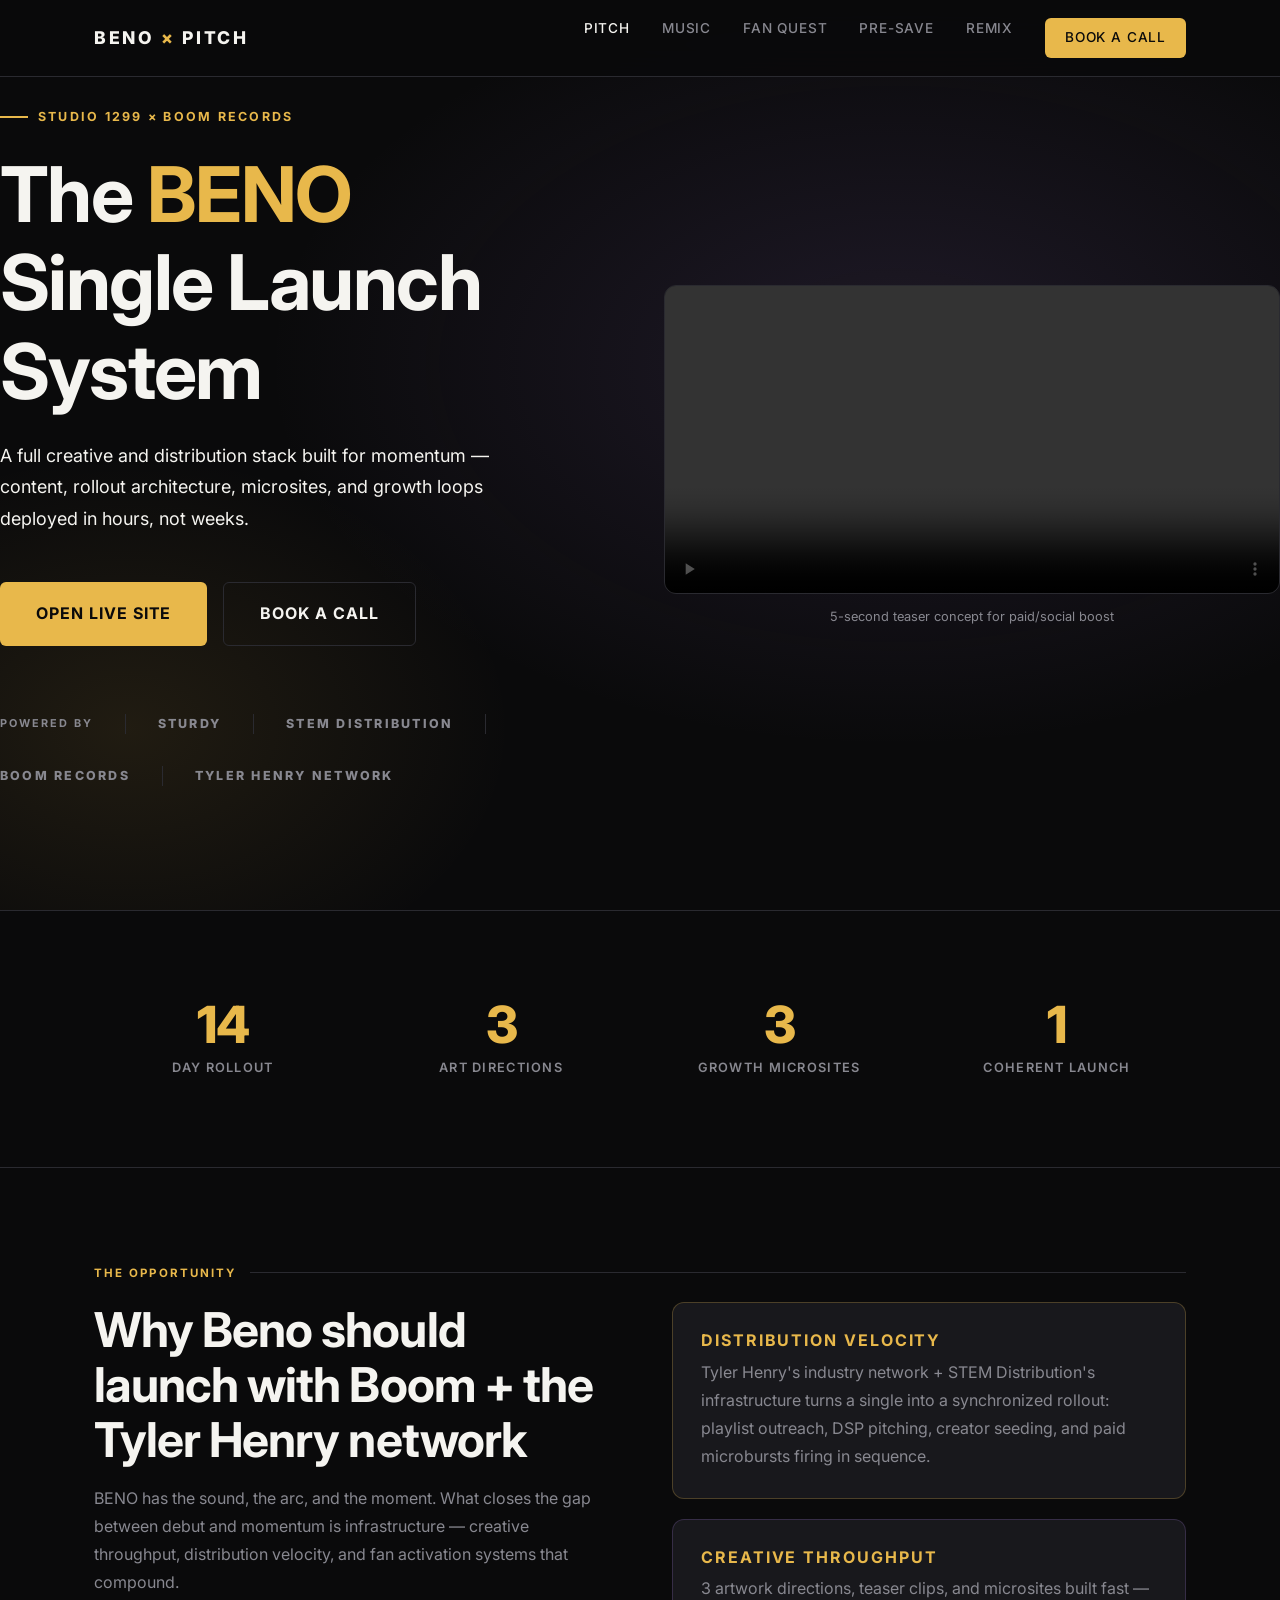
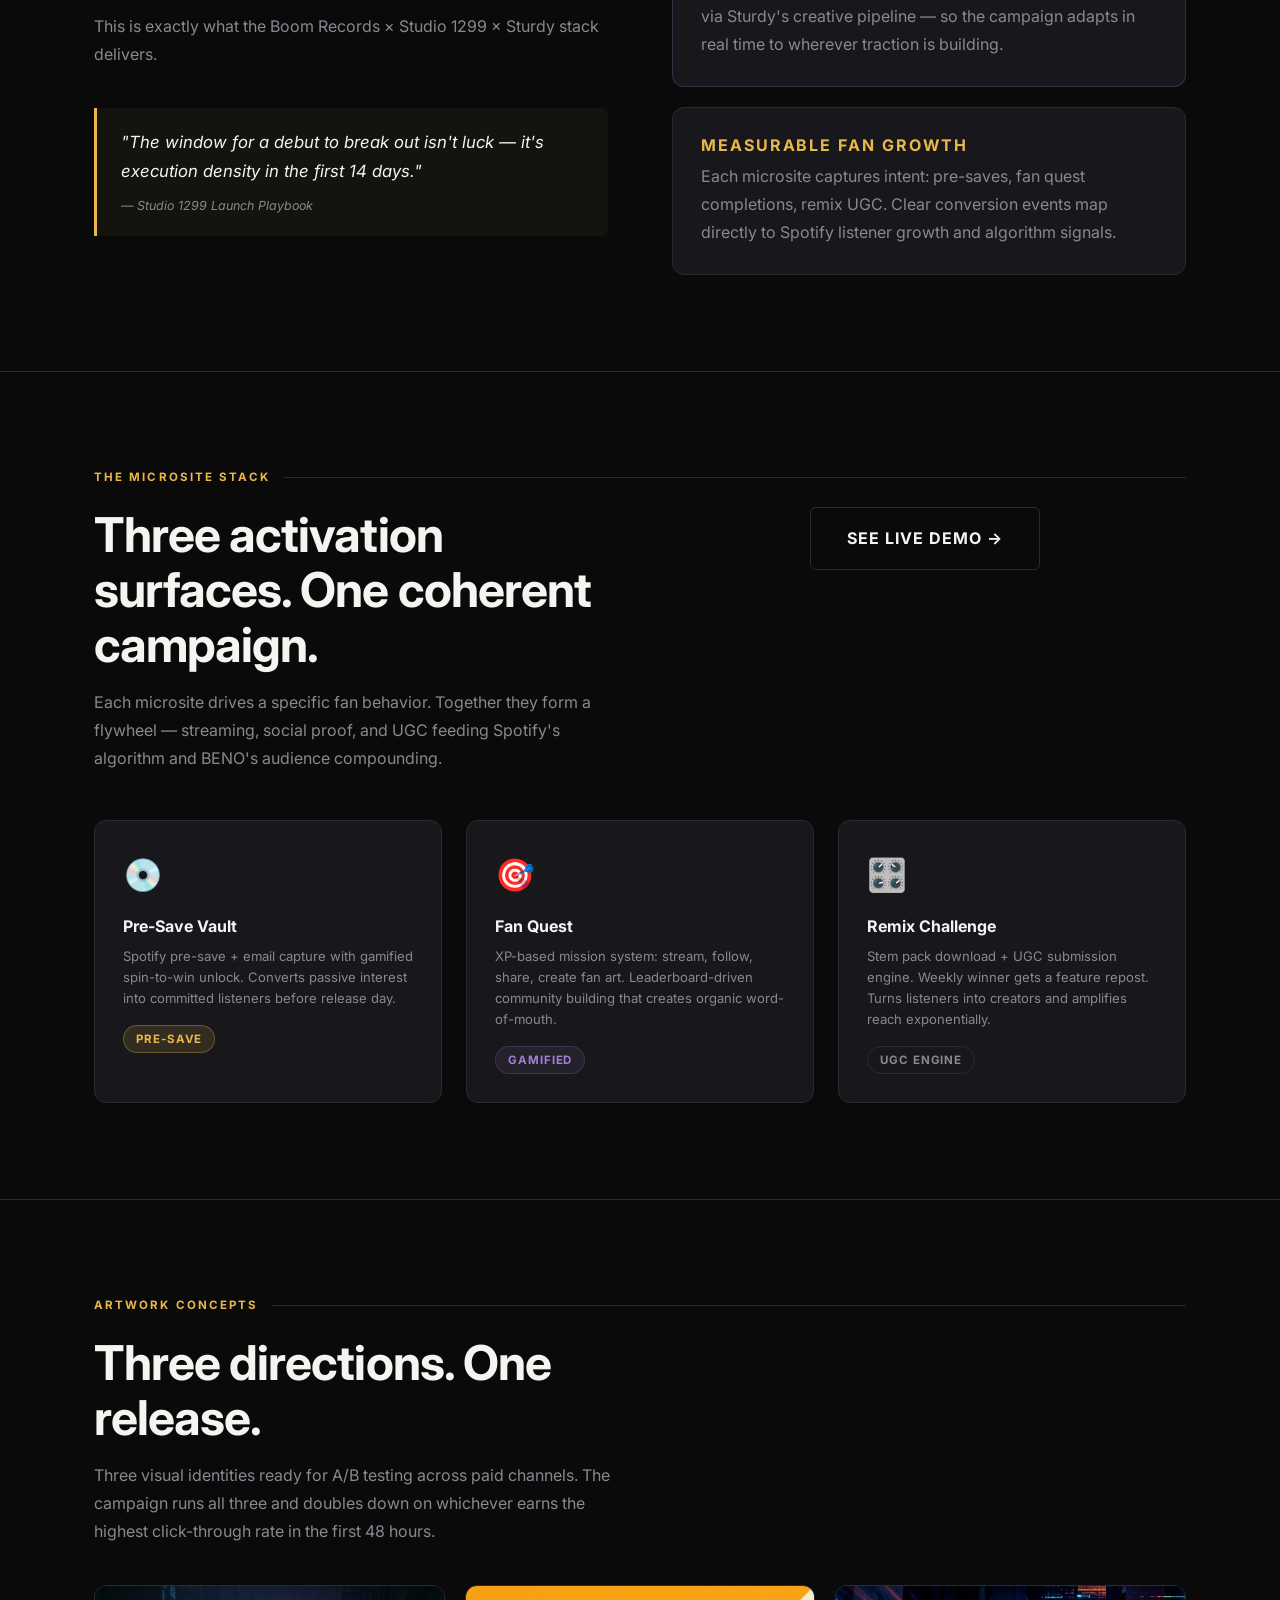
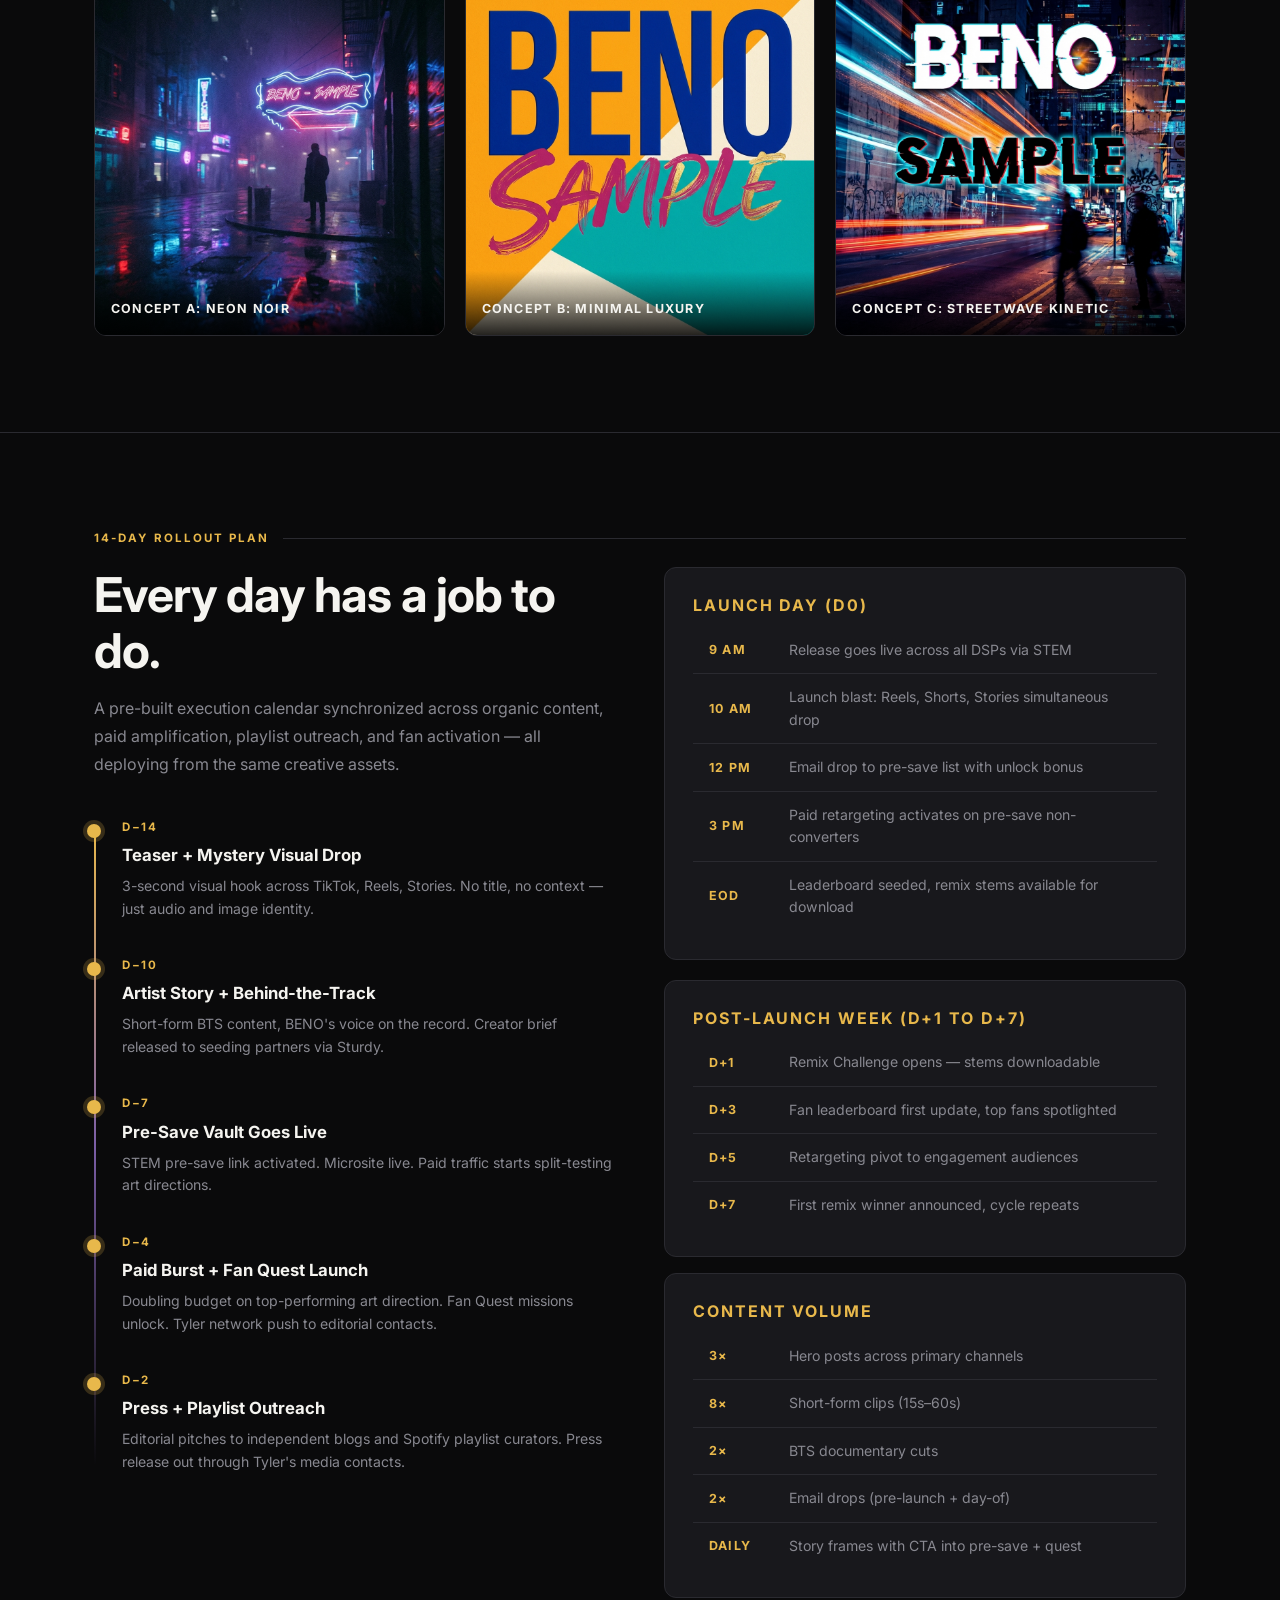
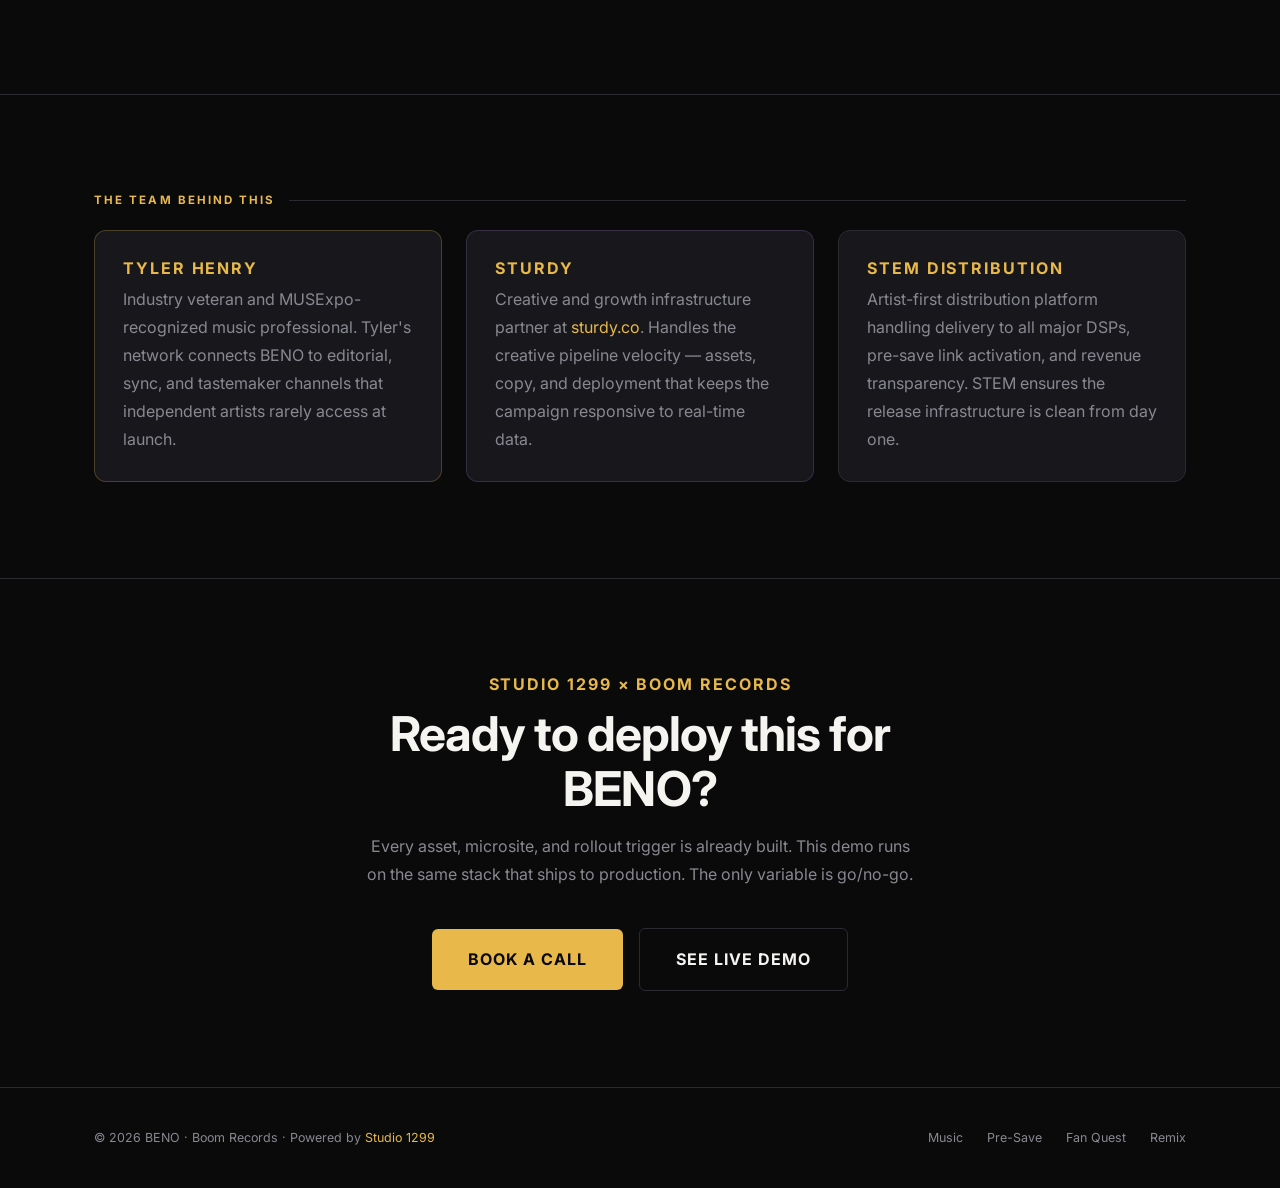
<file: beno/index.html>
<!DOCTYPE html>
<html lang="en">
<head>
  <meta charset="UTF-8" />
  <meta name="viewport" content="width=device-width, initial-scale=1.0" />
  <title>BENO × Boom Records — Pitch Deck | Studio 1299</title>
  <meta name="description" content="A rapid launch stack for Boom Records: content, rollout, microsites, and growth loops built in hours, not weeks." />
  <meta name="robots" content="noindex" />
  <link rel="preconnect" href="https://fonts.googleapis.com" />
  <link rel="preconnect" href="https://fonts.gstatic.com" crossorigin />
  <link href="https://fonts.googleapis.com/css2?family=Inter:wght@400;500;600;700;800;900&display=swap" rel="stylesheet" />
  <link rel="stylesheet" href="./assets/beno.css" />
  <style>
    /* Pitch-specific overrides */
    .pitch-hero {
      min-height: 100vh;
      display: grid;
      grid-template-columns: 1fr 1fr;
      gap: 48px;
      align-items: center;
      padding-top: 100px;
      position: relative;
      overflow: hidden;
    }
    .pitch-hero::before {
      content: '';
      position: absolute;
      inset: 0;
      background: radial-gradient(ellipse 70% 60% at 70% 40%, rgba(123,94,167,0.18) 0%, transparent 70%),
                  radial-gradient(ellipse 50% 50% at 10% 80%, rgba(232,184,75,0.1) 0%, transparent 60%);
      pointer-events: none;
    }
    .pitch-hero-left { position: relative; z-index: 2; }
    .pitch-hero-right { position: relative; z-index: 2; }
    .partner-strip {
      display: flex;
      align-items: center;
      gap: 32px;
      flex-wrap: wrap;
      padding: 28px 0;
    }
    .partner-strip-label {
      font-size: 0.68rem;
      font-weight: 700;
      letter-spacing: 0.18em;
      text-transform: uppercase;
      color: var(--gray);
      white-space: nowrap;
    }
    .partner-strip-divider {
      width: 1px;
      height: 20px;
      background: var(--border);
    }
    .microsite-card {
      background: var(--card);
      border: 1px solid var(--border);
      border-radius: var(--radius);
      padding: 28px;
      transition: border-color var(--transition), transform var(--transition);
      text-decoration: none;
      display: block;
    }
    .microsite-card:hover {
      border-color: rgba(232,184,75,0.4);
      transform: translateY(-4px);
      opacity: 1;
    }
    .microsite-card-icon {
      font-size: 2rem;
      margin-bottom: 14px;
    }
    .microsite-card-title {
      font-size: 1rem;
      font-weight: 700;
      color: var(--white);
      margin-bottom: 6px;
    }
    .microsite-card-desc {
      font-size: 0.82rem;
      color: var(--gray);
      line-height: 1.6;
    }
    .rollout-table {
      width: 100%;
      border-collapse: collapse;
    }
    .rollout-table td {
      padding: 12px 16px;
      border-bottom: 1px solid var(--border);
      font-size: 0.88rem;
    }
    .rollout-table td:first-child {
      color: var(--gold);
      font-weight: 700;
      font-size: 0.78rem;
      letter-spacing: 0.1em;
      text-transform: uppercase;
      white-space: nowrap;
      width: 80px;
    }
    .rollout-table td:last-child { color: var(--gray); }
    .rollout-table tr:last-child td { border-bottom: none; }
    .pitch-quote {
      border-left: 3px solid var(--gold);
      padding: 20px 24px;
      background: rgba(232,184,75,0.05);
      border-radius: 0 var(--radius-sm) var(--radius-sm) 0;
    }
    .pitch-quote p { color: var(--white); font-style: italic; font-size: 1.05rem; }
    .pitch-quote cite { font-size: 0.78rem; color: var(--gray); margin-top: 10px; display: block; }
    @media (max-width: 900px) {
      .pitch-hero { grid-template-columns: 1fr; min-height: auto; padding-top: 120px; }
    }
  </style>
</head>
<body>

<!-- NAV -->
<nav class="nav">
  <div class="container nav-inner">
    <a href="./index.html" class="nav-logo">BENO <span>×</span> Pitch</a>
    <div class="nav-links" id="nav-links">
      <a href="./index.html" class="active">Pitch</a>
      <a href="./live/index.html">Music</a>
      <a href="./microsites/quest/index.html">Fan Quest</a>
      <a href="./microsites/presave/index.html">Pre-Save</a>
      <a href="./microsites/remix/index.html">Remix</a>
      <a href="mailto:hello@studio1299.com" class="nav-cta">Book a Call</a>
    </div>
    <button id="nav-toggle" style="display:none;background:none;border:1px solid var(--border);color:var(--white);padding:8px 12px;border-radius:var(--radius-sm);cursor:pointer;font-size:0.85rem">Menu</button>
  </div>
</nav>

<!-- HERO -->
<section class="pitch-hero section">
  <div class="pitch-hero-left">
    <div class="hero-eyebrow">Studio 1299 × Boom Records</div>
    <h1 class="hero-title">
      The <span class="accent">BENO</span><br>Single Launch<br>System
    </h1>
    <p class="lead hero-subtitle">
      A full creative and distribution stack built for momentum — content, rollout architecture, microsites, and growth loops deployed in hours, not weeks.
    </p>
    <div class="flex gap-16" style="flex-wrap:wrap">
      <a href="./live/index.html" class="btn btn-primary btn-lg">Open Live Site</a>
      <a href="mailto:hello@studio1299.com" class="btn btn-outline btn-lg">Book a Call</a>
    </div>
    <div class="partner-strip mt-40 fade-in">
      <span class="partner-strip-label">Powered by</span>
      <div class="partner-strip-divider"></div>
      <a href="https://sturdy.co" target="_blank" rel="noopener" class="partner-logo">Sturdy</a>
      <div class="partner-strip-divider"></div>
      <span class="partner-logo">STEM Distribution</span>
      <div class="partner-strip-divider"></div>
      <span class="partner-logo">Boom Records</span>
      <div class="partner-strip-divider"></div>
      <span class="partner-logo">Tyler Henry Network</span>
    </div>
  </div>
  <div class="pitch-hero-right fade-in">
    <div class="video-wrap">
      <video controls autoplay muted loop playsinline src="./assets/beno-teaser-5s.mp4"></video>
    </div>
    <p style="font-size:0.8rem;color:var(--gray);margin-top:12px;text-align:center">5-second teaser concept for paid/social boost</p>
  </div>
</section>

<hr class="divider" />

<!-- STATS -->
<section class="section-sm">
  <div class="container">
    <div class="grid-4 fade-in">
      <div class="stat-card">
        <div class="stat-number">14</div>
        <div class="stat-label">Day Rollout</div>
      </div>
      <div class="stat-card">
        <div class="stat-number">3</div>
        <div class="stat-label">Art Directions</div>
      </div>
      <div class="stat-card">
        <div class="stat-number">3</div>
        <div class="stat-label">Growth Microsites</div>
      </div>
      <div class="stat-card">
        <div class="stat-number">1</div>
        <div class="stat-label">Coherent Launch</div>
      </div>
    </div>
  </div>
</section>

<hr class="divider" />

<!-- WHY -->
<section class="section" id="why">
  <div class="container">
    <div class="section-label">The Opportunity</div>
    <div class="grid-2" style="gap:64px;align-items:start">
      <div>
        <h2>Why Beno should launch with Boom + the Tyler Henry network</h2>
        <p class="mt-16">BENO has the sound, the arc, and the moment. What closes the gap between debut and momentum is infrastructure — creative throughput, distribution velocity, and fan activation systems that compound.</p>
        <p class="mt-16">This is exactly what the Boom Records × Studio 1299 × Sturdy stack delivers.</p>
        <div class="pitch-quote mt-40">
          <p>"The window for a debut to break out isn't luck — it's execution density in the first 14 days."</p>
          <cite>— Studio 1299 Launch Playbook</cite>
        </div>
      </div>
      <div class="fade-in">
        <div class="card card-gold" style="margin-bottom:20px">
          <h4>Distribution Velocity</h4>
          <p class="mt-8">Tyler Henry's industry network + STEM Distribution's infrastructure turns a single into a synchronized rollout: playlist outreach, DSP pitching, creator seeding, and paid microbursts firing in sequence.</p>
        </div>
        <div class="card card-purple" style="margin-bottom:20px">
          <h4>Creative Throughput</h4>
          <p class="mt-8">3 artwork directions, teaser clips, and microsites built fast — via Sturdy's creative pipeline — so the campaign adapts in real time to wherever traction is building.</p>
        </div>
        <div class="card">
          <h4>Measurable Fan Growth</h4>
          <p class="mt-8">Each microsite captures intent: pre-saves, fan quest completions, remix UGC. Clear conversion events map directly to Spotify listener growth and algorithm signals.</p>
        </div>
      </div>
    </div>
  </div>
</section>

<hr class="divider" />

<!-- MICROSITES -->
<section class="section" id="microsites">
  <div class="container">
    <div class="section-label">The Microsite Stack</div>
    <div class="grid-2" style="gap:48px;align-items:start;margin-bottom:48px">
      <div>
        <h2>Three activation surfaces. One coherent campaign.</h2>
        <p class="mt-16">Each microsite drives a specific fan behavior. Together they form a flywheel — streaming, social proof, and UGC feeding Spotify's algorithm and BENO's audience compounding.</p>
      </div>
      <div class="flex-center">
        <a href="./live/index.html" class="btn btn-outline btn-lg">See Live Demo →</a>
      </div>
    </div>
    <div class="grid-3 fade-in">
      <a href="./microsites/presave/index.html" class="microsite-card">
        <div class="microsite-card-icon">💿</div>
        <div class="microsite-card-title">Pre-Save Vault</div>
        <div class="microsite-card-desc">Spotify pre-save + email capture with gamified spin-to-win unlock. Converts passive interest into committed listeners before release day.</div>
        <div class="mt-16"><span class="tag tag-gold">Pre-Save</span></div>
      </a>
      <a href="./microsites/quest/index.html" class="microsite-card">
        <div class="microsite-card-icon">🎯</div>
        <div class="microsite-card-title">Fan Quest</div>
        <div class="microsite-card-desc">XP-based mission system: stream, follow, share, create fan art. Leaderboard-driven community building that creates organic word-of-mouth.</div>
        <div class="mt-16"><span class="tag tag-purple">Gamified</span></div>
      </a>
      <a href="./microsites/remix/index.html" class="microsite-card">
        <div class="microsite-card-icon">🎛️</div>
        <div class="microsite-card-title">Remix Challenge</div>
        <div class="microsite-card-desc">Stem pack download + UGC submission engine. Weekly winner gets a feature repost. Turns listeners into creators and amplifies reach exponentially.</div>
        <div class="mt-16"><span class="tag tag-dark">UGC Engine</span></div>
      </a>
    </div>
  </div>
</section>

<hr class="divider" />

<!-- ALBUM ART -->
<section class="section" id="art">
  <div class="container">
    <div class="section-label">Artwork Concepts</div>
    <div class="grid-2" style="gap:48px;align-items:start;margin-bottom:40px">
      <div>
        <h2>Three directions. One release.</h2>
        <p class="mt-16">Three visual identities ready for A/B testing across paid channels. The campaign runs all three and doubles down on whichever earns the highest click-through rate in the first 48 hours.</p>
      </div>
    </div>
    <div class="album-grid fade-in">
      <div class="album-card">
        <img src="./assets/beno-cover-1.png" alt="BENO Concept A — Neon Noir" />
        <div class="album-card-label">Concept A: Neon Noir</div>
      </div>
      <div class="album-card">
        <img src="./assets/beno-cover-2.png" alt="BENO Concept B — Minimal Luxury" />
        <div class="album-card-label">Concept B: Minimal Luxury</div>
      </div>
      <div class="album-card">
        <img src="./assets/beno-cover-3.png" alt="BENO Concept C — Streetwave Kinetic" />
        <div class="album-card-label">Concept C: Streetwave Kinetic</div>
      </div>
    </div>
  </div>
</section>

<hr class="divider" />

<!-- ROLLOUT PLAN -->
<section class="section" id="rollout">
  <div class="container">
    <div class="section-label">14-Day Rollout Plan</div>
    <div class="grid-2" style="gap:48px;align-items:start">
      <div>
        <h2>Every day has a job to do.</h2>
        <p class="mt-16">A pre-built execution calendar synchronized across organic content, paid amplification, playlist outreach, and fan activation — all deploying from the same creative assets.</p>
        <div class="mt-40">
          <div class="timeline fade-in">
            <div class="timeline-item">
              <div class="timeline-month">D−14</div>
              <div class="timeline-title">Teaser + Mystery Visual Drop</div>
              <div class="timeline-desc">3-second visual hook across TikTok, Reels, Stories. No title, no context — just audio and image identity.</div>
            </div>
            <div class="timeline-item">
              <div class="timeline-month">D−10</div>
              <div class="timeline-title">Artist Story + Behind-the-Track</div>
              <div class="timeline-desc">Short-form BTS content, BENO's voice on the record. Creator brief released to seeding partners via Sturdy.</div>
            </div>
            <div class="timeline-item">
              <div class="timeline-month">D−7</div>
              <div class="timeline-title">Pre-Save Vault Goes Live</div>
              <div class="timeline-desc">STEM pre-save link activated. Microsite live. Paid traffic starts split-testing art directions.</div>
            </div>
            <div class="timeline-item">
              <div class="timeline-month">D−4</div>
              <div class="timeline-title">Paid Burst + Fan Quest Launch</div>
              <div class="timeline-desc">Doubling budget on top-performing art direction. Fan Quest missions unlock. Tyler network push to editorial contacts.</div>
            </div>
            <div class="timeline-item">
              <div class="timeline-month">D−2</div>
              <div class="timeline-title">Press + Playlist Outreach</div>
              <div class="timeline-desc">Editorial pitches to independent blogs and Spotify playlist curators. Press release out through Tyler's media contacts.</div>
            </div>
          </div>
        </div>
      </div>
      <div class="fade-in">
        <div class="card" style="margin-bottom:20px">
          <h4>Launch Day (D0)</h4>
          <table class="rollout-table" style="margin-top:12px">
            <tr><td>9 AM</td><td>Release goes live across all DSPs via STEM</td></tr>
            <tr><td>10 AM</td><td>Launch blast: Reels, Shorts, Stories simultaneous drop</td></tr>
            <tr><td>12 PM</td><td>Email drop to pre-save list with unlock bonus</td></tr>
            <tr><td>3 PM</td><td>Paid retargeting activates on pre-save non-converters</td></tr>
            <tr><td>EOD</td><td>Leaderboard seeded, remix stems available for download</td></tr>
          </table>
        </div>
        <div class="card">
          <h4>Post-Launch Week (D+1 to D+7)</h4>
          <table class="rollout-table" style="margin-top:12px">
            <tr><td>D+1</td><td>Remix Challenge opens — stems downloadable</td></tr>
            <tr><td>D+3</td><td>Fan leaderboard first update, top fans spotlighted</td></tr>
            <tr><td>D+5</td><td>Retargeting pivot to engagement audiences</td></tr>
            <tr><td>D+7</td><td>First remix winner announced, cycle repeats</td></tr>
          </table>
        </div>
        <div class="card mt-16">
          <h4>Content Volume</h4>
          <table class="rollout-table" style="margin-top:12px">
            <tr><td>3×</td><td>Hero posts across primary channels</td></tr>
            <tr><td>8×</td><td>Short-form clips (15s–60s)</td></tr>
            <tr><td>2×</td><td>BTS documentary cuts</td></tr>
            <tr><td>2×</td><td>Email drops (pre-launch + day-of)</td></tr>
            <tr><td>Daily</td><td>Story frames with CTA into pre-save + quest</td></tr>
          </table>
        </div>
      </div>
    </div>
  </div>
</section>

<hr class="divider" />

<!-- PARTNERS -->
<section class="section">
  <div class="container">
    <div class="section-label">The Team Behind This</div>
    <div class="grid-3 fade-in">
      <div class="card card-gold">
        <h4>Tyler Henry</h4>
        <p class="mt-8">Industry veteran and MUSExpo-recognized music professional. Tyler's network connects BENO to editorial, sync, and tastemaker channels that independent artists rarely access at launch.</p>
      </div>
      <div class="card card-purple">
        <h4>Sturdy</h4>
        <p class="mt-8">Creative and growth infrastructure partner at <a href="https://sturdy.co" target="_blank" rel="noopener">sturdy.co</a>. Handles the creative pipeline velocity — assets, copy, and deployment that keeps the campaign responsive to real-time data.</p>
      </div>
      <div class="card">
        <h4>STEM Distribution</h4>
        <p class="mt-8">Artist-first distribution platform handling delivery to all major DSPs, pre-save link activation, and revenue transparency. STEM ensures the release infrastructure is clean from day one.</p>
      </div>
    </div>
  </div>
</section>

<hr class="divider" />

<!-- CTA -->
<section class="section">
  <div class="container text-center fade-in" style="max-width:600px;margin:0 auto">
    <h4>Studio 1299 × Boom Records</h4>
    <h2 style="margin-top:12px">Ready to deploy this for BENO?</h2>
    <p class="mt-16">Every asset, microsite, and rollout trigger is already built. This demo runs on the same stack that ships to production. The only variable is go/no-go.</p>
    <div class="flex-center gap-16 mt-40" style="flex-wrap:wrap">
      <a href="mailto:hello@studio1299.com" class="btn btn-primary btn-lg">Book a Call</a>
      <a href="./live/index.html" class="btn btn-outline btn-lg">See Live Demo</a>
    </div>
  </div>
</section>

<!-- FOOTER -->
<footer class="footer">
  <div class="container footer-inner">
    <span class="footer-copy">&copy; <span id="year"></span> BENO &middot; Boom Records &middot; Powered by <a href="https://studio1299.com">Studio 1299</a></span>
    <div class="flex gap-24">
      <a href="./live/index.html" style="font-size:0.78rem;color:var(--gray)">Music</a>
      <a href="./microsites/presave/index.html" style="font-size:0.78rem;color:var(--gray)">Pre-Save</a>
      <a href="./microsites/quest/index.html" style="font-size:0.78rem;color:var(--gray)">Fan Quest</a>
      <a href="./microsites/remix/index.html" style="font-size:0.78rem;color:var(--gray)">Remix</a>
    </div>
  </div>
</footer>

<script src="./assets/beno.js"></script>
<script>const y=document.getElementById('year');if(y)y.textContent=new Date().getFullYear();</script>
</body>
</html>
</file>
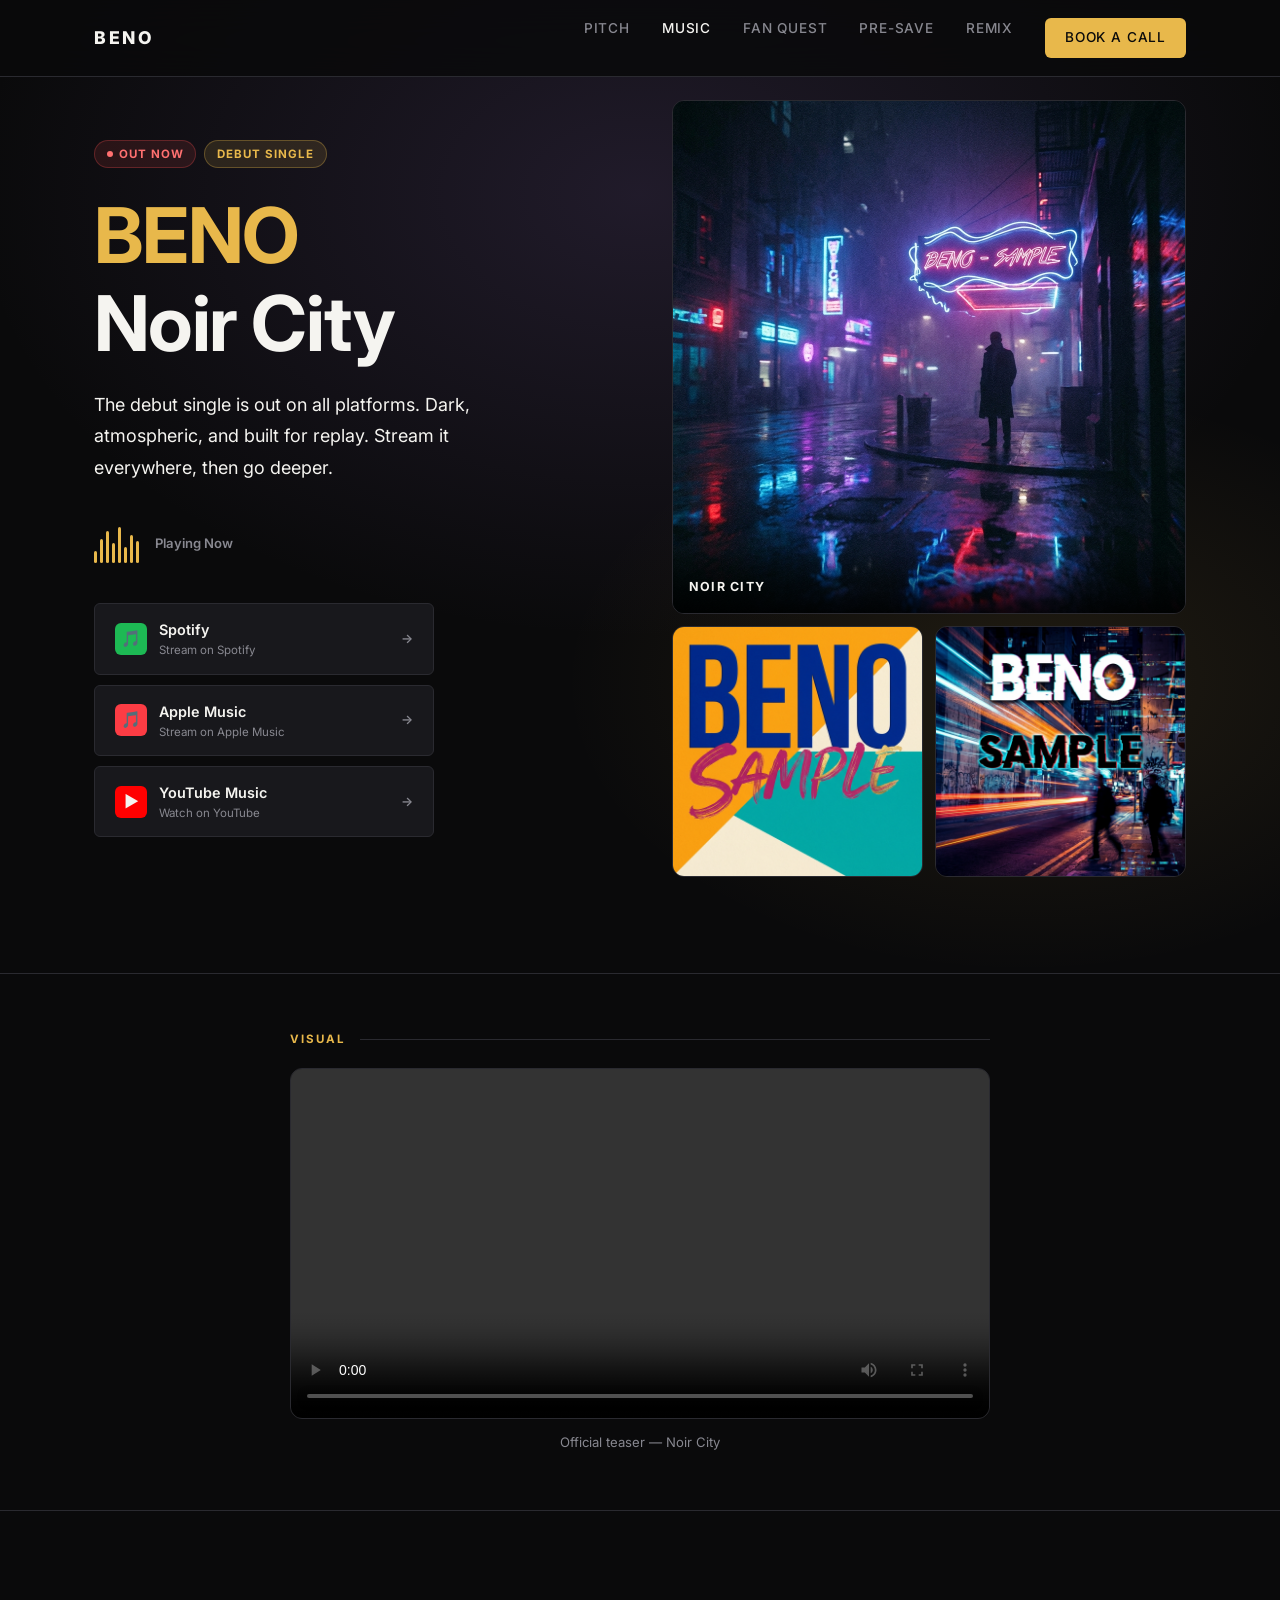
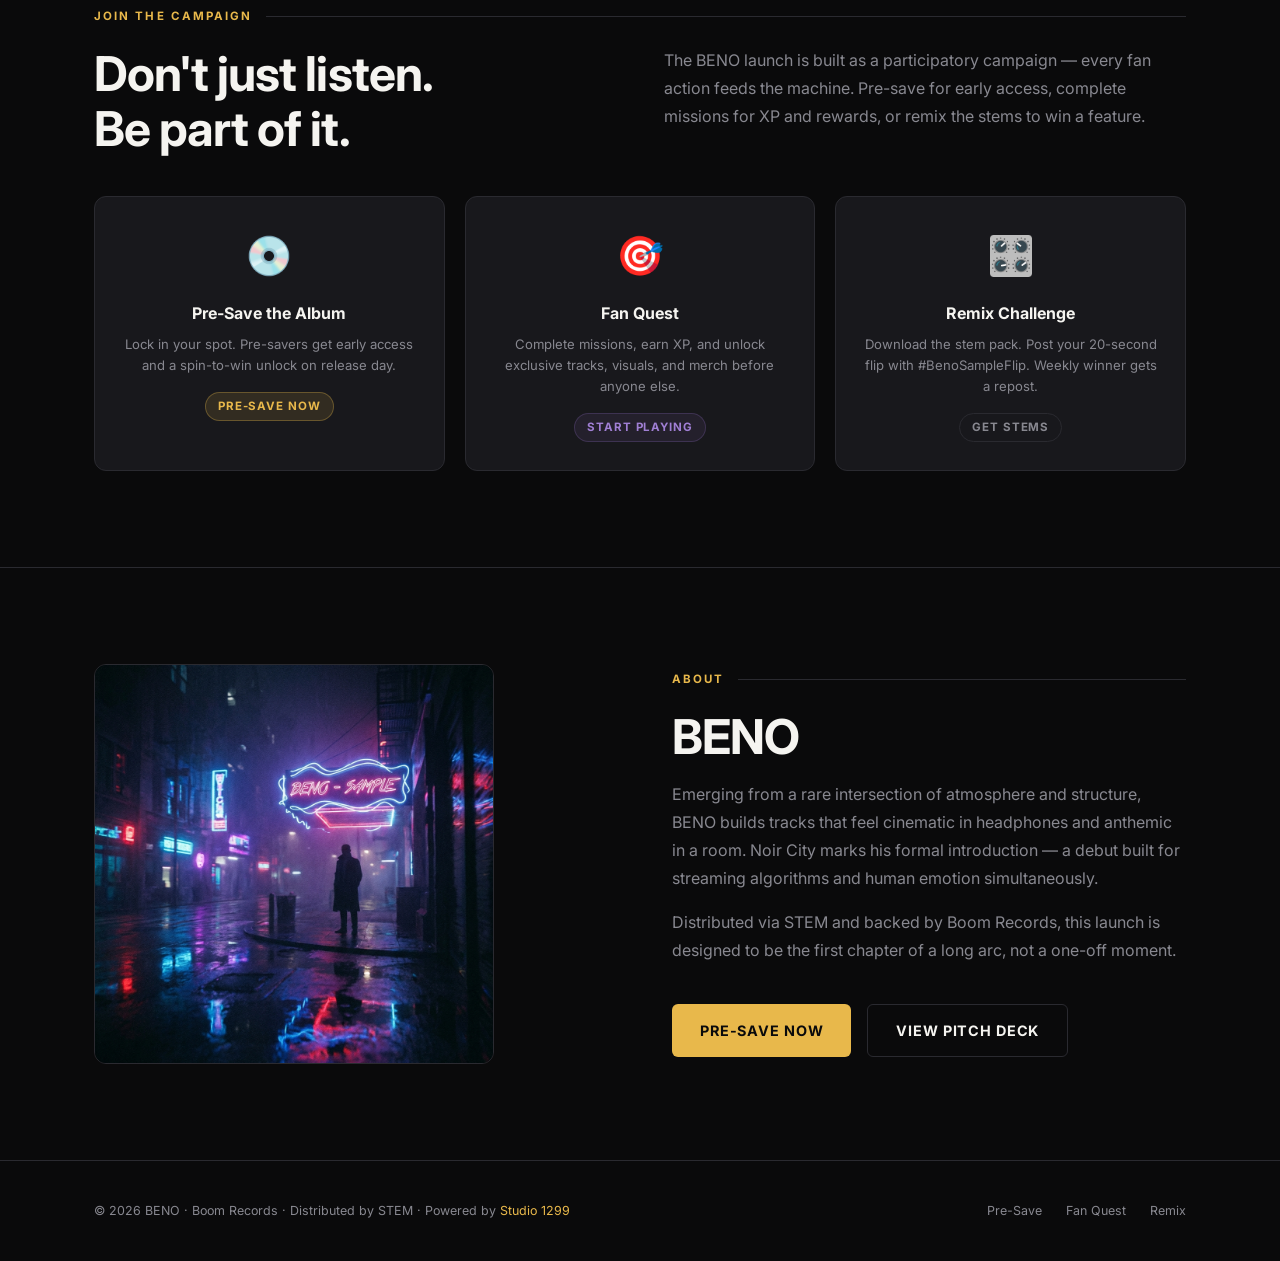
<file: beno/live/index.html>
<!DOCTYPE html>
<html lang="en">
<head>
  <meta charset="UTF-8" />
  <meta name="viewport" content="width=device-width, initial-scale=1.0" />
  <title>BENO — Noir City | New Single Out Now</title>
  <meta name="description" content="BENO's debut single Noir City is out now on all platforms. Pre-save, join the fan quest, or submit a remix." />
  <link rel="preconnect" href="https://fonts.googleapis.com" />
  <link rel="preconnect" href="https://fonts.gstatic.com" crossorigin />
  <link href="https://fonts.googleapis.com/css2?family=Inter:wght@400;500;600;700;800;900&display=swap" rel="stylesheet" />
  <link rel="stylesheet" href="../assets/beno.css" />
  <style>
    .live-hero {
      min-height: 100vh;
      display: flex;
      align-items: center;
      padding-top: 100px;
      position: relative;
      overflow: hidden;
    }
    .live-hero::before {
      content: '';
      position: absolute;
      inset: 0;
      background: radial-gradient(ellipse 80% 70% at 50% 20%, rgba(123,94,167,0.2) 0%, transparent 65%),
                  radial-gradient(ellipse 60% 50% at 80% 70%, rgba(232,184,75,0.1) 0%, transparent 60%);
      pointer-events: none;
    }
    .live-hero-inner {
      position: relative;
      z-index: 2;
      display: grid;
      grid-template-columns: 1fr 1fr;
      gap: 64px;
      align-items: center;
    }
    .covers-stack {
      display: grid;
      grid-template-columns: 1fr 1fr;
      gap: 12px;
    }
    .covers-stack .album-card:first-child {
      grid-column: 1 / -1;
    }
    .stream-btn {
      display: flex;
      align-items: center;
      gap: 12px;
      padding: 14px 20px;
      border-radius: var(--radius-sm);
      background: var(--card);
      border: 1px solid var(--border);
      color: var(--white);
      font-size: 0.9rem;
      font-weight: 600;
      text-decoration: none;
      transition: all var(--transition);
    }
    .stream-btn:hover {
      border-color: var(--gold);
      transform: translateX(4px);
      opacity: 1;
    }
    .stream-btn-icon {
      width: 32px;
      height: 32px;
      border-radius: 6px;
      display: flex;
      align-items: center;
      justify-content: center;
      font-size: 1rem;
      flex-shrink: 0;
    }
    .stream-btn-icon.spotify { background: #1DB954; }
    .stream-btn-icon.apple { background: #fc3c44; }
    .stream-btn-icon.youtube { background: #ff0000; }
    .stream-btn-label { flex: 1; }
    .stream-btn-sub { font-size: 0.72rem; color: var(--gray); font-weight: 400; }
    .activate-grid {
      display: grid;
      grid-template-columns: repeat(3, 1fr);
      gap: 20px;
    }
    .activate-card {
      background: var(--card);
      border: 1px solid var(--border);
      border-radius: var(--radius);
      padding: 28px 24px;
      text-align: center;
      text-decoration: none;
      display: block;
      transition: border-color var(--transition), transform var(--transition);
    }
    .activate-card:hover {
      border-color: rgba(232,184,75,0.4);
      transform: translateY(-6px);
      opacity: 1;
    }
    .activate-card-icon { font-size: 2.4rem; margin-bottom: 14px; }
    .activate-card-title {
      font-size: 1rem;
      font-weight: 700;
      color: var(--white);
      margin-bottom: 8px;
    }
    .activate-card-desc { font-size: 0.82rem; color: var(--gray); }
    @media (max-width: 900px) {
      .live-hero-inner { grid-template-columns: 1fr; gap: 40px; }
      .activate-grid { grid-template-columns: 1fr; }
    }
    @media (max-width: 640px) {
      .covers-stack { grid-template-columns: 1fr; }
      .covers-stack .album-card:first-child { grid-column: auto; }
    }
  </style>
</head>
<body>

<!-- NAV -->
<nav class="nav">
  <div class="container nav-inner">
    <a href="../index.html" class="nav-logo">BENO</a>
    <div class="nav-links" id="nav-links">
      <a href="../index.html">Pitch</a>
      <a href="index.html" class="active">Music</a>
      <a href="../microsites/quest/index.html">Fan Quest</a>
      <a href="../microsites/presave/index.html">Pre-Save</a>
      <a href="../microsites/remix/index.html">Remix</a>
      <a href="mailto:hello@studio1299.com" class="nav-cta">Book a Call</a>
    </div>
    <button id="nav-toggle" style="display:none;background:none;border:1px solid var(--border);color:var(--white);padding:8px 12px;border-radius:var(--radius-sm);cursor:pointer;font-size:0.85rem">Menu</button>
  </div>
</nav>

<!-- HERO -->
<section class="live-hero section">
  <div class="container">
    <div class="live-hero-inner">
      <div>
        <div class="flex gap-8" style="margin-bottom:24px;flex-wrap:wrap">
          <span class="tag tag-live">Out Now</span>
          <span class="tag tag-gold">Debut Single</span>
        </div>
        <h1 class="hero-title" style="margin-bottom:20px">
          <span class="accent">BENO</span><br>Noir City
        </h1>
        <p class="lead" style="max-width:460px;margin-bottom:40px">
          The debut single is out on all platforms. Dark, atmospheric, and built for replay. Stream it everywhere, then go deeper.
        </p>

        <!-- Waveform -->
        <div class="flex gap-16 fade-in" style="align-items:center;margin-bottom:40px">
          <div class="waveform">
            <div class="waveform-bar" style="height:12px"></div>
            <div class="waveform-bar" style="height:24px"></div>
            <div class="waveform-bar" style="height:32px"></div>
            <div class="waveform-bar" style="height:20px"></div>
            <div class="waveform-bar" style="height:36px"></div>
            <div class="waveform-bar" style="height:16px"></div>
            <div class="waveform-bar" style="height:28px"></div>
            <div class="waveform-bar" style="height:22px"></div>
          </div>
          <span style="font-size:0.82rem;color:var(--gray);font-weight:600">Playing Now</span>
        </div>

        <!-- Stream links -->
        <div class="flex" style="flex-direction:column;gap:10px;max-width:340px">
          <a href="https://open.spotify.com" target="_blank" rel="noopener" class="stream-btn">
            <div class="stream-btn-icon spotify">🎵</div>
            <div class="stream-btn-label">
              <div>Spotify</div>
              <div class="stream-btn-sub">Stream on Spotify</div>
            </div>
            <span style="color:var(--gray);font-size:0.8rem">→</span>
          </a>
          <a href="https://music.apple.com" target="_blank" rel="noopener" class="stream-btn">
            <div class="stream-btn-icon apple">🎵</div>
            <div class="stream-btn-label">
              <div>Apple Music</div>
              <div class="stream-btn-sub">Stream on Apple Music</div>
            </div>
            <span style="color:var(--gray);font-size:0.8rem">→</span>
          </a>
          <a href="https://youtube.com" target="_blank" rel="noopener" class="stream-btn">
            <div class="stream-btn-icon youtube">▶</div>
            <div class="stream-btn-label">
              <div>YouTube Music</div>
              <div class="stream-btn-sub">Watch on YouTube</div>
            </div>
            <span style="color:var(--gray);font-size:0.8rem">→</span>
          </a>
        </div>
      </div>

      <div class="covers-stack fade-in">
        <div class="album-card">
          <img src="../assets/beno-cover-1.png" alt="BENO — Noir City Cover Art" />
          <div class="album-card-label">Noir City</div>
        </div>
        <div class="album-card">
          <img src="../assets/beno-cover-2.png" alt="BENO — Minimal Luxury" />
        </div>
        <div class="album-card">
          <img src="../assets/beno-cover-3.png" alt="BENO — Streetwave" />
        </div>
      </div>
    </div>
  </div>
</section>

<hr class="divider" />

<!-- TEASER VIDEO -->
<section class="section-sm">
  <div class="container">
    <div style="max-width:700px;margin:0 auto">
      <div class="section-label">Visual</div>
      <div class="video-wrap fade-in">
        <video controls playsinline src="../assets/beno-teaser-5s.mp4" style="width:100%"></video>
      </div>
      <p style="font-size:0.82rem;color:var(--gray);margin-top:12px;text-align:center">Official teaser — Noir City</p>
    </div>
  </div>
</section>

<hr class="divider" />

<!-- FAN ACTIVATION -->
<section class="section" id="join">
  <div class="container">
    <div class="section-label">Join the Campaign</div>
    <div class="grid-2" style="gap:48px;align-items:start;margin-bottom:40px">
      <div>
        <h2>Don't just listen.<br>Be part of it.</h2>
      </div>
      <div>
        <p>The BENO launch is built as a participatory campaign — every fan action feeds the machine. Pre-save for early access, complete missions for XP and rewards, or remix the stems to win a feature.</p>
      </div>
    </div>
    <div class="activate-grid fade-in">
      <a href="../microsites/presave/index.html" class="activate-card">
        <div class="activate-card-icon">💿</div>
        <div class="activate-card-title">Pre-Save the Album</div>
        <div class="activate-card-desc">Lock in your spot. Pre-savers get early access and a spin-to-win unlock on release day.</div>
        <div class="mt-16"><span class="tag tag-gold">Pre-Save Now</span></div>
      </a>
      <a href="../microsites/quest/index.html" class="activate-card">
        <div class="activate-card-icon">🎯</div>
        <div class="activate-card-title">Fan Quest</div>
        <div class="activate-card-desc">Complete missions, earn XP, and unlock exclusive tracks, visuals, and merch before anyone else.</div>
        <div class="mt-16"><span class="tag tag-purple">Start Playing</span></div>
      </a>
      <a href="../microsites/remix/index.html" class="activate-card">
        <div class="activate-card-icon">🎛️</div>
        <div class="activate-card-title">Remix Challenge</div>
        <div class="activate-card-desc">Download the stem pack. Post your 20-second flip with #BenoSampleFlip. Weekly winner gets a repost.</div>
        <div class="mt-16"><span class="tag tag-dark">Get Stems</span></div>
      </a>
    </div>
  </div>
</section>

<hr class="divider" />

<!-- ABOUT -->
<section class="section">
  <div class="container">
    <div class="grid-2" style="gap:64px;align-items:center">
      <div class="fade-in">
        <div class="album-card" style="max-width:400px">
          <img src="../assets/beno-cover-1.png" alt="BENO" />
        </div>
      </div>
      <div>
        <div class="section-label">About</div>
        <h2>BENO</h2>
        <p class="mt-16">Emerging from a rare intersection of atmosphere and structure, BENO builds tracks that feel cinematic in headphones and anthemic in a room. Noir City marks his formal introduction — a debut built for streaming algorithms and human emotion simultaneously.</p>
        <p class="mt-16">Distributed via STEM and backed by Boom Records, this launch is designed to be the first chapter of a long arc, not a one-off moment.</p>
        <div class="flex gap-16 mt-40" style="flex-wrap:wrap">
          <a href="../microsites/presave/index.html" class="btn btn-primary">Pre-Save Now</a>
          <a href="../index.html" class="btn btn-outline">View Pitch Deck</a>
        </div>
      </div>
    </div>
  </div>
</section>

<!-- FOOTER -->
<footer class="footer">
  <div class="container footer-inner">
    <span class="footer-copy">&copy; <span id="year"></span> BENO &middot; Boom Records &middot; Distributed by STEM &middot; Powered by <a href="https://studio1299.com">Studio 1299</a></span>
    <div class="flex gap-24">
      <a href="../microsites/presave/index.html" style="font-size:0.78rem;color:var(--gray)">Pre-Save</a>
      <a href="../microsites/quest/index.html" style="font-size:0.78rem;color:var(--gray)">Fan Quest</a>
      <a href="../microsites/remix/index.html" style="font-size:0.78rem;color:var(--gray)">Remix</a>
    </div>
  </div>
</footer>

<script src="../assets/beno.js"></script>
<script>const y=document.getElementById('year');if(y)y.textContent=new Date().getFullYear();</script>
</body>
</html>
</file>
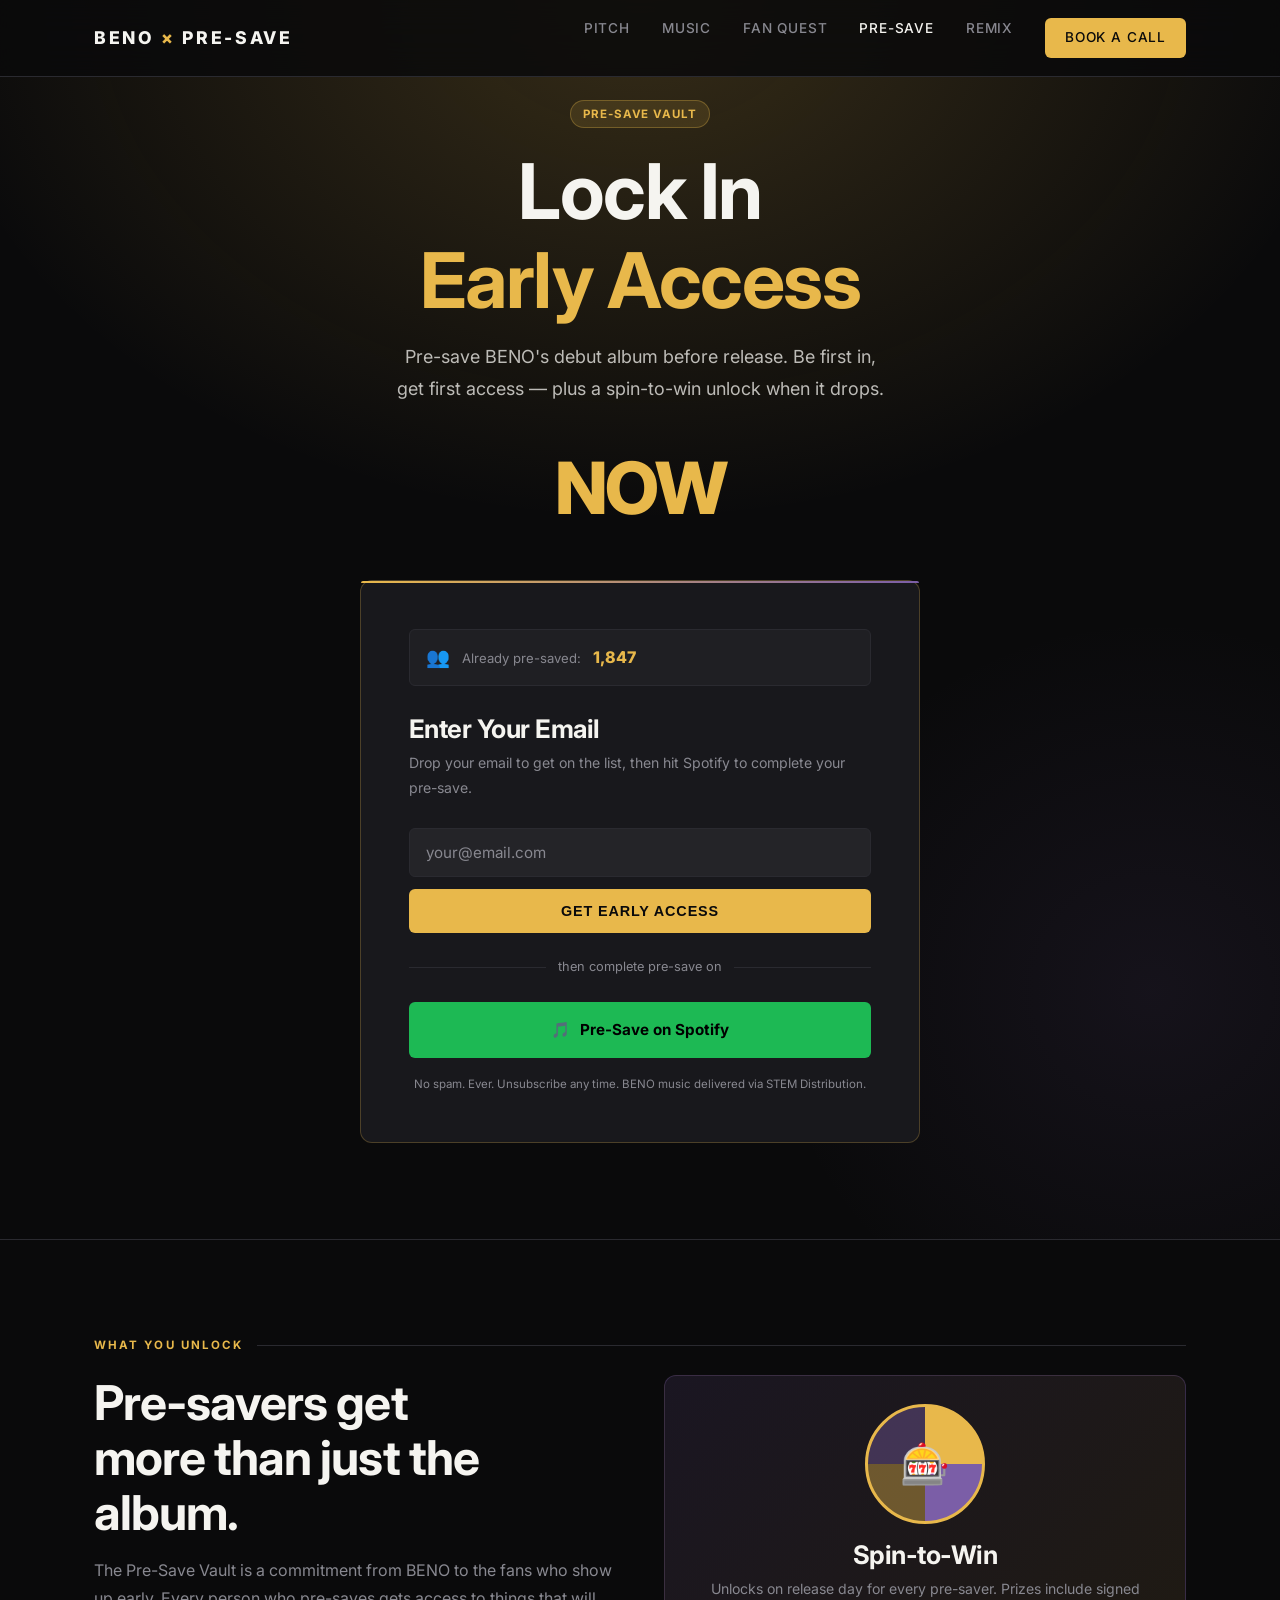
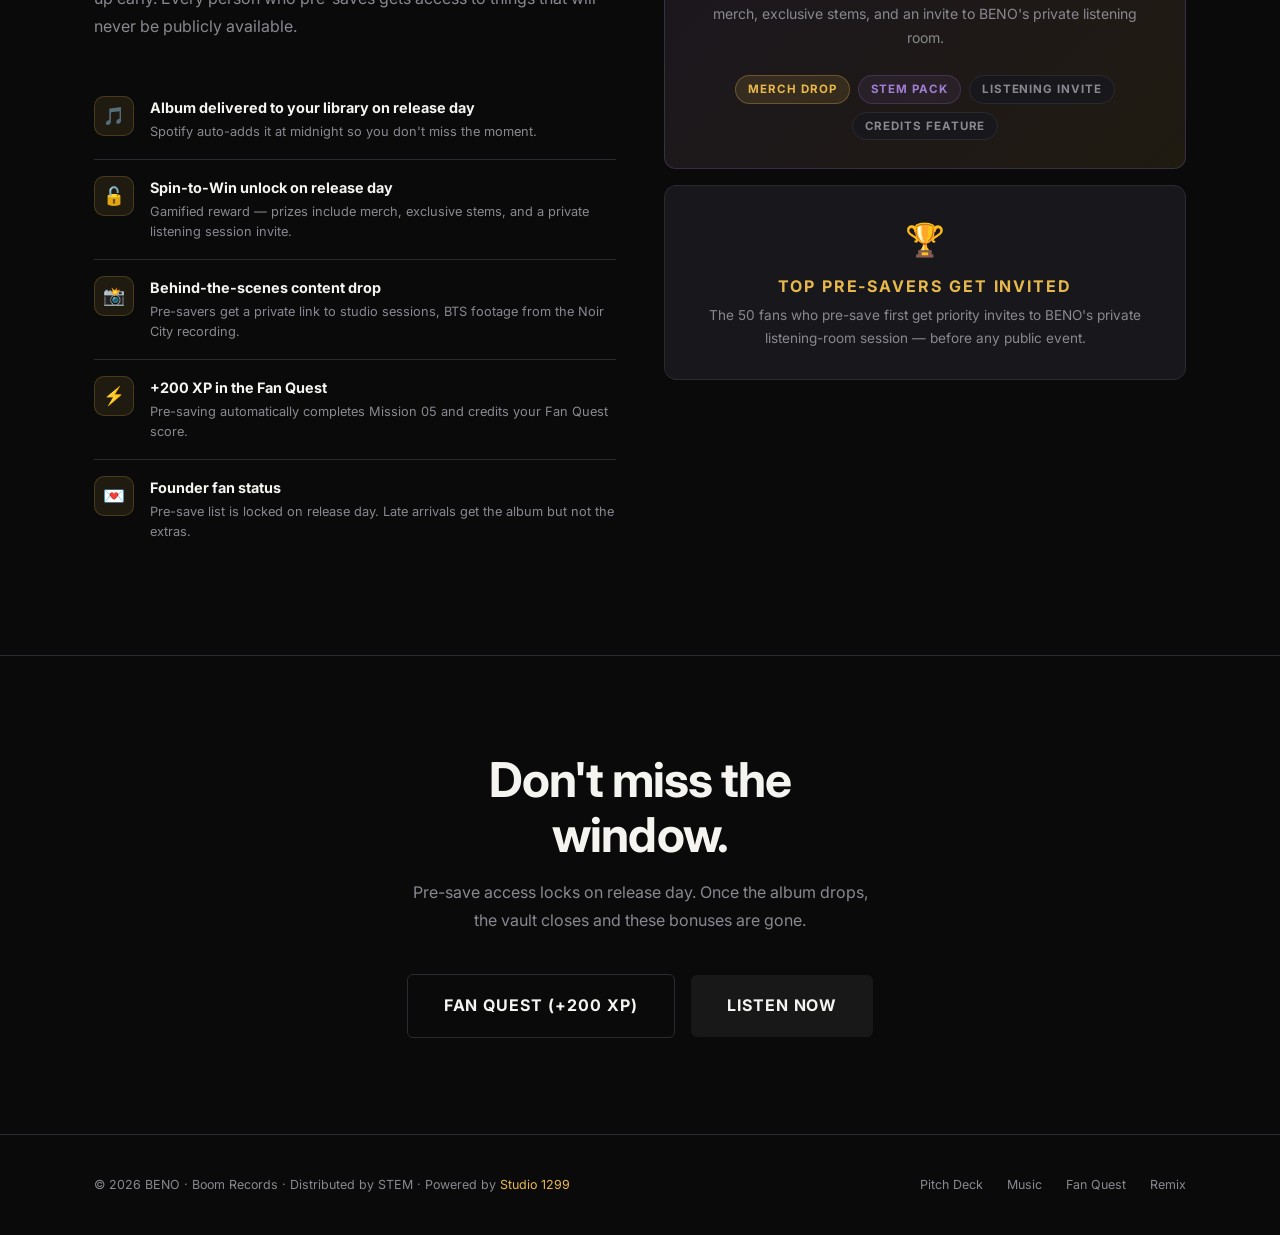
<file: beno/microsites/presave/index.html>
<!DOCTYPE html>
<html lang="en">
<head>
  <meta charset="UTF-8" />
  <meta name="viewport" content="width=device-width, initial-scale=1.0" />
  <title>BENO — Pre-Save Vault | Early Access Unlocked</title>
  <meta name="description" content="Pre-save BENO's debut album Noir City. Pre-savers get early access, exclusive content, and a spin-to-win unlock on release day." />
  <meta name="robots" content="noindex" />
  <link rel="preconnect" href="https://fonts.googleapis.com" />
  <link rel="preconnect" href="https://fonts.gstatic.com" crossorigin />
  <link href="https://fonts.googleapis.com/css2?family=Inter:wght@400;500;600;700;800;900&display=swap" rel="stylesheet" />
  <link rel="stylesheet" href="../../assets/beno.css" />
  <style>
    .presave-hero {
      min-height: 80vh;
      display: flex;
      align-items: center;
      padding-top: 100px;
      position: relative;
      overflow: hidden;
    }
    .presave-hero::before {
      content: '';
      position: absolute;
      inset: 0;
      background: radial-gradient(ellipse 80% 60% at 50% 0%, rgba(232,184,75,0.2) 0%, transparent 70%),
                  radial-gradient(ellipse 50% 50% at 90% 80%, rgba(123,94,167,0.1) 0%, transparent 60%);
      pointer-events: none;
    }
    .presave-card {
      background: var(--card);
      border: 1px solid rgba(232,184,75,0.25);
      border-radius: var(--radius);
      padding: 48px;
      max-width: 560px;
      margin: 0 auto;
      position: relative;
      z-index: 2;
    }
    .presave-card::before {
      content: '';
      position: absolute;
      top: 0; left: 0; right: 0;
      height: 2px;
      background: linear-gradient(90deg, var(--gold), var(--purple));
      border-radius: var(--radius) var(--radius) 0 0;
    }
    .presave-form {
      display: flex;
      flex-direction: column;
      gap: 12px;
      margin-top: 28px;
    }
    .presave-input {
      background: rgba(255,255,255,0.05);
      border: 1.5px solid var(--border);
      border-radius: var(--radius-sm);
      padding: 14px 16px;
      color: var(--white);
      font-size: 0.95rem;
      font-family: var(--font-display);
      width: 100%;
      transition: border-color var(--transition);
    }
    .presave-input:focus {
      outline: none;
      border-color: var(--gold);
    }
    .presave-input::placeholder { color: var(--gray); }
    .perk-row {
      display: flex;
      align-items: flex-start;
      gap: 16px;
      padding: 16px 0;
      border-bottom: 1px solid var(--border);
    }
    .perk-row:last-child { border-bottom: none; }
    .perk-icon {
      width: 40px;
      height: 40px;
      border-radius: 10px;
      background: rgba(232,184,75,0.1);
      border: 1px solid rgba(232,184,75,0.2);
      display: flex;
      align-items: center;
      justify-content: center;
      font-size: 1.1rem;
      flex-shrink: 0;
    }
    .perk-title { font-size: 0.9rem; font-weight: 700; color: var(--white); margin-bottom: 3px; }
    .perk-desc { font-size: 0.8rem; color: var(--gray); }
    .spin-preview {
      background: linear-gradient(135deg, rgba(123,94,167,0.15), rgba(232,184,75,0.1));
      border: 1px solid rgba(123,94,167,0.3);
      border-radius: var(--radius);
      padding: 28px;
      text-align: center;
    }
    .spin-wheel {
      width: 120px;
      height: 120px;
      border-radius: 50%;
      border: 3px solid var(--gold);
      display: flex;
      align-items: center;
      justify-content: center;
      font-size: 2.5rem;
      margin: 0 auto 16px;
      background: conic-gradient(
        var(--gold) 0deg 90deg,
        var(--purple) 90deg 180deg,
        rgba(232,184,75,0.4) 180deg 270deg,
        rgba(123,94,167,0.4) 270deg 360deg
      );
      animation: slowspin 12s linear infinite;
    }
    @keyframes slowspin {
      from { transform: rotate(0deg); }
      to { transform: rotate(360deg); }
    }
    .presave-count-block {
      display: flex;
      align-items: center;
      gap: 12px;
      background: rgba(255,255,255,0.03);
      border: 1px solid var(--border);
      border-radius: var(--radius-sm);
      padding: 12px 16px;
    }
    .spotify-btn {
      display: flex;
      align-items: center;
      gap: 10px;
      justify-content: center;
      padding: 16px 24px;
      background: #1DB954;
      color: #000;
      border-radius: var(--radius-sm);
      font-weight: 700;
      font-size: 0.95rem;
      text-decoration: none;
      transition: all var(--transition);
    }
    .spotify-btn:hover {
      background: #1ed760;
      transform: translateY(-2px);
      box-shadow: 0 8px 24px rgba(29,185,84,0.3);
      opacity: 1;
      color: #000;
    }
    @media (max-width: 640px) {
      .presave-card { padding: 32px 24px; }
    }
  </style>
</head>
<body>

<!-- NAV -->
<nav class="nav">
  <div class="container nav-inner">
    <a href="../../index.html" class="nav-logo">BENO <span>×</span> Pre-Save</a>
    <div class="nav-links" id="nav-links">
      <a href="../../index.html">Pitch</a>
      <a href="../../live/index.html">Music</a>
      <a href="../quest/index.html">Fan Quest</a>
      <a href="index.html" class="active">Pre-Save</a>
      <a href="../remix/index.html">Remix</a>
      <a href="mailto:hello@studio1299.com" class="nav-cta">Book a Call</a>
    </div>
    <button id="nav-toggle" style="display:none;background:none;border:1px solid var(--border);color:var(--white);padding:8px 12px;border-radius:var(--radius-sm);cursor:pointer;font-size:0.85rem">Menu</button>
  </div>
</nav>

<!-- HERO -->
<section class="presave-hero section">
  <div class="container" style="position:relative;z-index:2">
    <div class="text-center" style="margin-bottom:48px">
      <span class="tag tag-gold" style="margin-bottom:20px">Pre-Save Vault</span>
      <h1 class="hero-title" style="margin-bottom:16px">
        Lock In<br><span class="accent">Early Access</span>
      </h1>
      <p class="lead" style="max-width:500px;margin:0 auto;color:rgba(245,244,240,0.75)">
        Pre-save BENO's debut album before release. Be first in, get first access — plus a spin-to-win unlock when it drops.
      </p>
    </div>

    <!-- Countdown -->
    <div class="countdown-row fade-in" style="margin-bottom:56px">
      <div id="countdown" data-target="2025-07-04T00:00:00">
        <div class="countdown-block">
          <div class="countdown-val" data-d>00</div>
          <div class="countdown-unit">Days</div>
        </div>
        <div class="countdown-sep">:</div>
        <div class="countdown-block">
          <div class="countdown-val" data-h>00</div>
          <div class="countdown-unit">Hours</div>
        </div>
        <div class="countdown-sep">:</div>
        <div class="countdown-block">
          <div class="countdown-val" data-m>00</div>
          <div class="countdown-unit">Mins</div>
        </div>
        <div class="countdown-sep">:</div>
        <div class="countdown-block">
          <div class="countdown-val" data-s>00</div>
          <div class="countdown-unit">Secs</div>
        </div>
      </div>
    </div>

    <!-- Presave Card -->
    <div class="presave-card fade-in">
      <div class="presave-count-block" style="margin-bottom:28px">
        <span style="font-size:1.2rem">👥</span>
        <div>
          <span style="font-size:0.82rem;color:var(--gray)">Already pre-saved:</span>
          <span style="font-size:1rem;font-weight:800;color:var(--gold);margin-left:8px"><span id="presave-count">1,847</span></span>
        </div>
      </div>

      <h3 style="margin-bottom:8px">Enter Your Email</h3>
      <p style="font-size:0.88rem;color:var(--gray)">Drop your email to get on the list, then hit Spotify to complete your pre-save.</p>

      <form id="presave-form" class="presave-form">
        <input type="email" class="presave-input" placeholder="your@email.com" required />
        <button type="submit" class="btn btn-primary" style="width:100%;justify-content:center">
          Get Early Access
        </button>
      </form>

      <div style="margin:24px 0;text-align:center;color:var(--gray);font-size:0.8rem;display:flex;align-items:center;gap:12px">
        <div style="flex:1;height:1px;background:var(--border)"></div>
        <span>then complete pre-save on</span>
        <div style="flex:1;height:1px;background:var(--border)"></div>
      </div>

      <a href="https://open.spotify.com" target="_blank" rel="noopener" class="spotify-btn">
        <span>🎵</span> Pre-Save on Spotify
      </a>

      <p style="font-size:0.72rem;color:var(--gray);text-align:center;margin-top:16px">
        No spam. Ever. Unsubscribe any time. BENO music delivered via STEM Distribution.
      </p>
    </div>
  </div>
</section>

<hr class="divider" />

<!-- PERKS -->
<section class="section">
  <div class="container">
    <div class="section-label">What You Unlock</div>
    <div class="grid-2" style="gap:48px;align-items:start">
      <div>
        <h2>Pre-savers get<br>more than just the album.</h2>
        <p class="mt-16">The Pre-Save Vault is a commitment from BENO to the fans who show up early. Every person who pre-saves gets access to things that will never be publicly available.</p>
        <div class="mt-40 fade-in">
          <div class="perk-row">
            <div class="perk-icon">🎵</div>
            <div>
              <div class="perk-title">Album delivered to your library on release day</div>
              <div class="perk-desc">Spotify auto-adds it at midnight so you don't miss the moment.</div>
            </div>
          </div>
          <div class="perk-row">
            <div class="perk-icon">🔓</div>
            <div>
              <div class="perk-title">Spin-to-Win unlock on release day</div>
              <div class="perk-desc">Gamified reward — prizes include merch, exclusive stems, and a private listening session invite.</div>
            </div>
          </div>
          <div class="perk-row">
            <div class="perk-icon">📸</div>
            <div>
              <div class="perk-title">Behind-the-scenes content drop</div>
              <div class="perk-desc">Pre-savers get a private link to studio sessions, BTS footage from the Noir City recording.</div>
            </div>
          </div>
          <div class="perk-row">
            <div class="perk-icon">⚡</div>
            <div>
              <div class="perk-title">+200 XP in the Fan Quest</div>
              <div class="perk-desc">Pre-saving automatically completes Mission 05 and credits your Fan Quest score.</div>
            </div>
          </div>
          <div class="perk-row">
            <div class="perk-icon">💌</div>
            <div>
              <div class="perk-title">Founder fan status</div>
              <div class="perk-desc">Pre-save list is locked on release day. Late arrivals get the album but not the extras.</div>
            </div>
          </div>
        </div>
      </div>
      <div class="fade-in">
        <div class="spin-preview">
          <div class="spin-wheel">🎰</div>
          <h3 style="margin-bottom:8px">Spin-to-Win</h3>
          <p style="font-size:0.88rem">Unlocks on release day for every pre-saver. Prizes include signed merch, exclusive stems, and an invite to BENO's private listening room.</p>
          <div class="mt-24" style="display:flex;gap:8px;flex-wrap:wrap;justify-content:center">
            <span class="tag tag-gold">Merch Drop</span>
            <span class="tag tag-purple">Stem Pack</span>
            <span class="tag tag-dark">Listening Invite</span>
            <span class="tag tag-dark">Credits Feature</span>
          </div>
        </div>
        <div class="card mt-16 text-center">
          <div style="font-size:2rem;margin-bottom:12px">🏆</div>
          <h4>Top pre-savers get invited</h4>
          <p class="mt-8" style="font-size:0.85rem">The 50 fans who pre-save first get priority invites to BENO's private listening-room session — before any public event.</p>
        </div>
      </div>
    </div>
  </div>
</section>

<hr class="divider" />

<!-- CTA -->
<section class="section">
  <div class="container text-center fade-in" style="max-width:520px;margin:0 auto">
    <h2>Don't miss the window.</h2>
    <p class="mt-16">Pre-save access locks on release day. Once the album drops, the vault closes and these bonuses are gone.</p>
    <div class="flex-center gap-16 mt-40" style="flex-wrap:wrap">
      <a href="../quest/index.html" class="btn btn-outline btn-lg">Fan Quest (+200 XP)</a>
      <a href="../../live/index.html" class="btn btn-ghost btn-lg">Listen Now</a>
    </div>
  </div>
</section>

<!-- FOOTER -->
<footer class="footer">
  <div class="container footer-inner">
    <span class="footer-copy">&copy; <span id="year"></span> BENO &middot; Boom Records &middot; Distributed by STEM &middot; Powered by <a href="https://studio1299.com">Studio 1299</a></span>
    <div class="flex gap-24">
      <a href="../../index.html" style="font-size:0.78rem;color:var(--gray)">Pitch Deck</a>
      <a href="../../live/index.html" style="font-size:0.78rem;color:var(--gray)">Music</a>
      <a href="../quest/index.html" style="font-size:0.78rem;color:var(--gray)">Fan Quest</a>
      <a href="../remix/index.html" style="font-size:0.78rem;color:var(--gray)">Remix</a>
    </div>
  </div>
</footer>

<script src="../../assets/beno.js"></script>
<script>const y=document.getElementById('year');if(y)y.textContent=new Date().getFullYear();</script>
</body>
</html>
</file>
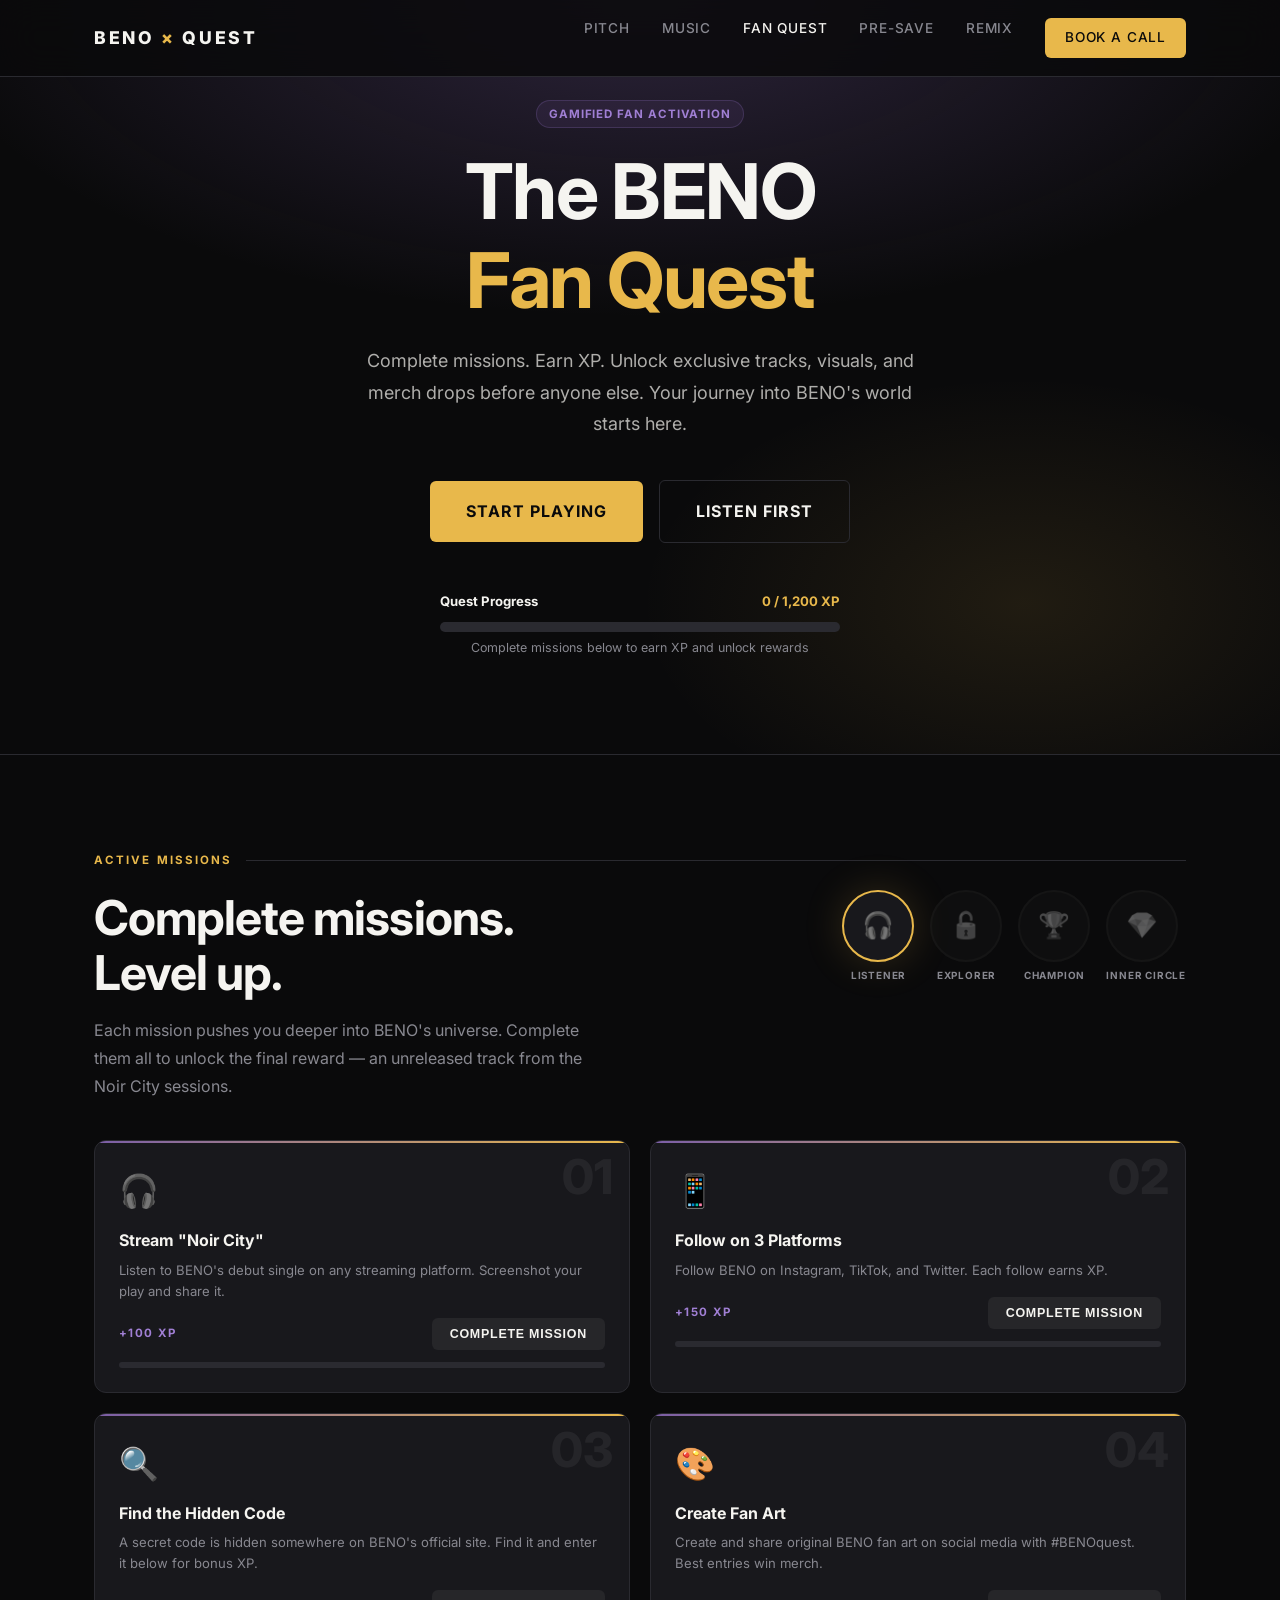
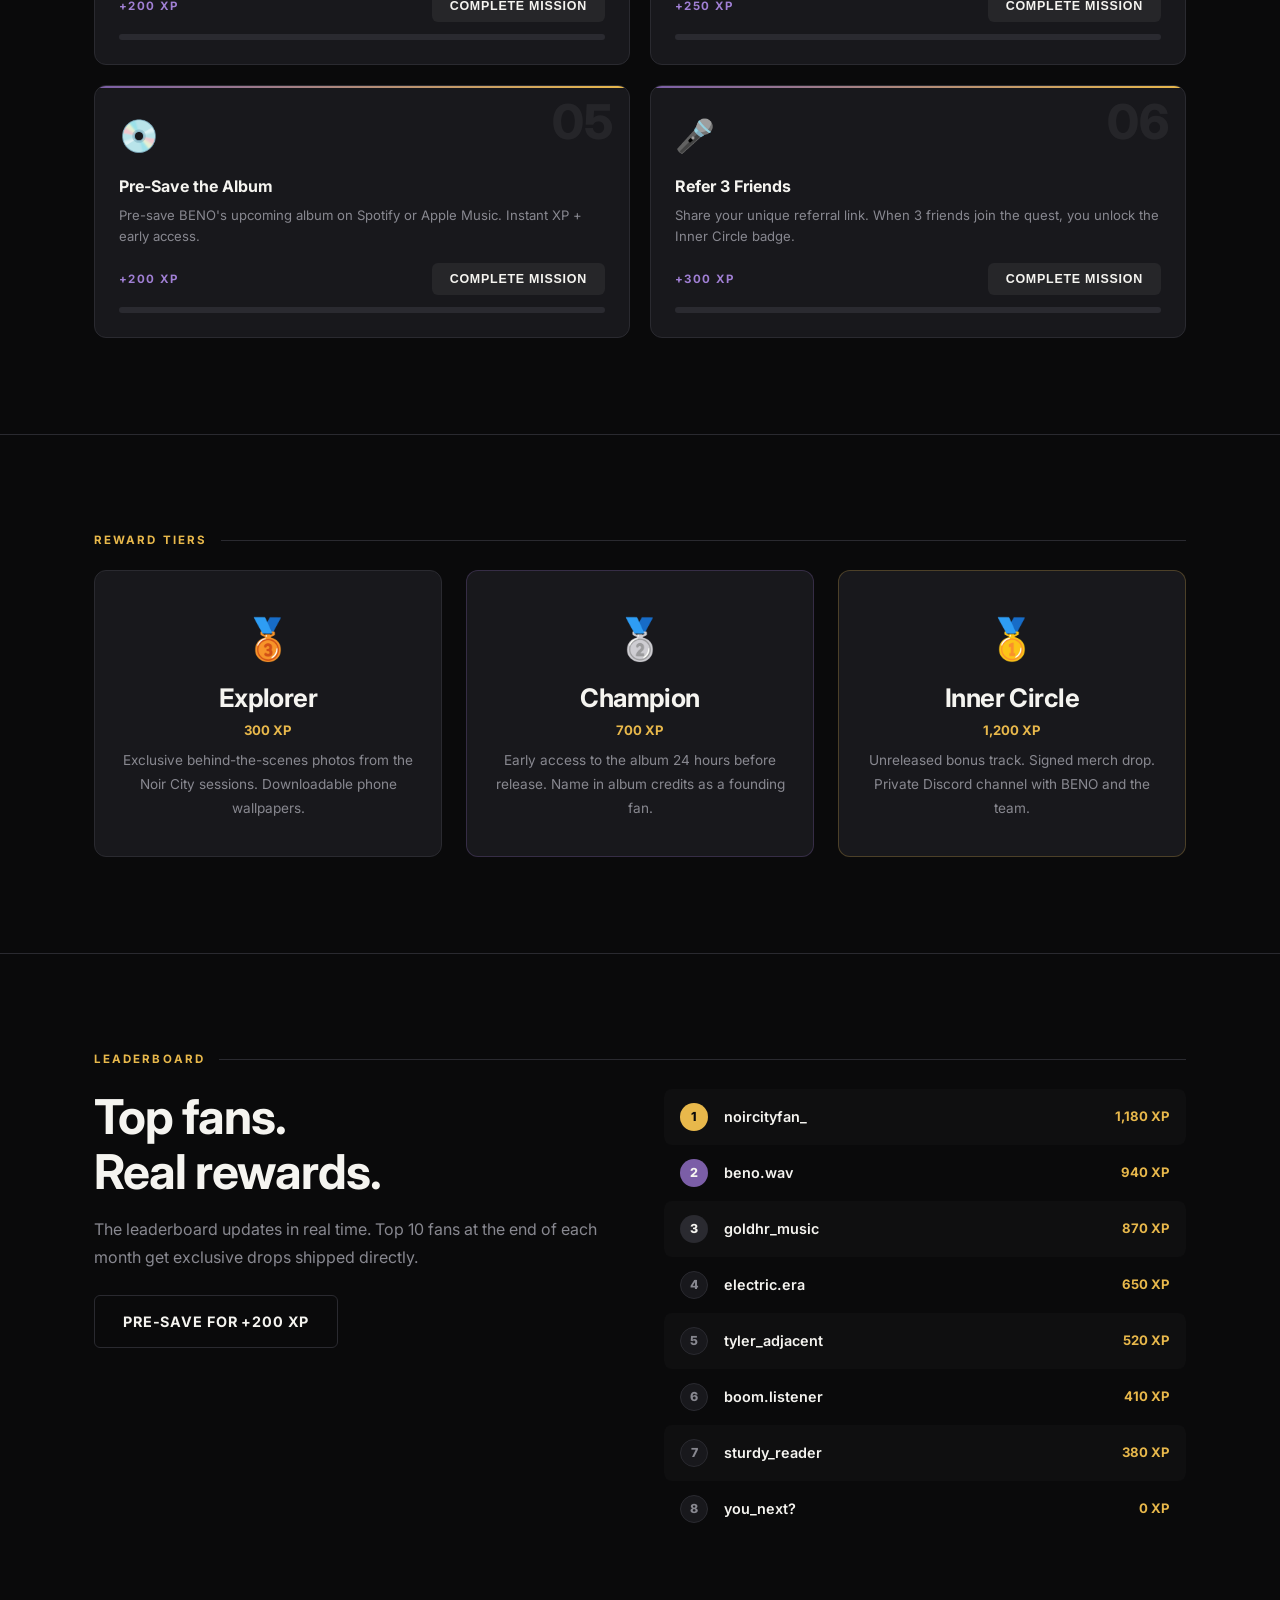
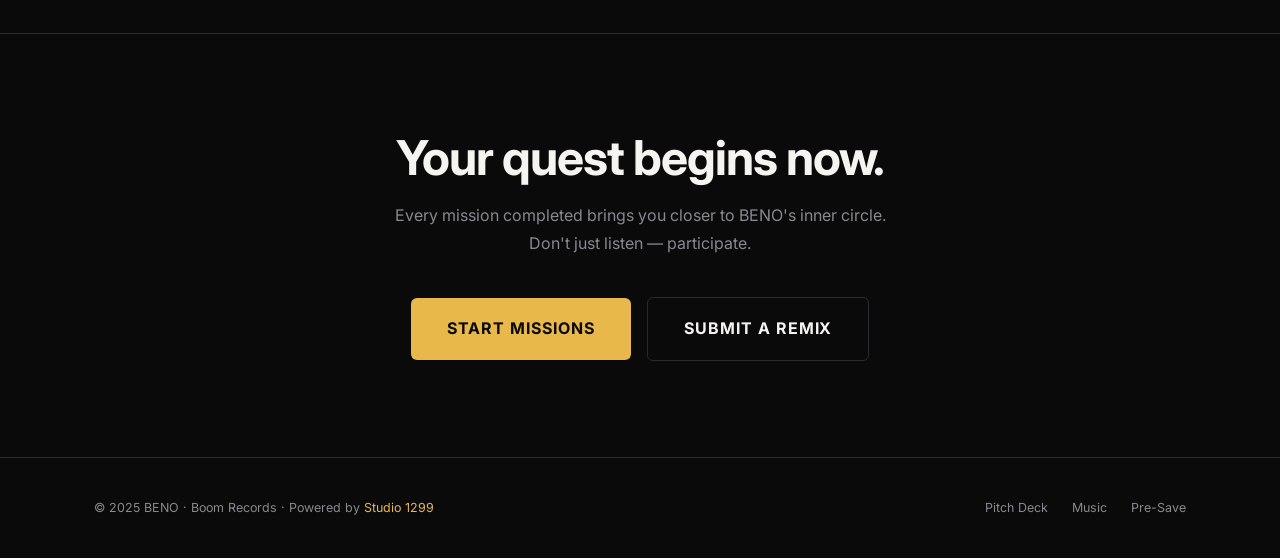
<file: beno/microsites/quest/index.html>
<!DOCTYPE html>
<html lang="en">
<head>
  <meta charset="UTF-8" />
  <meta name="viewport" content="width=device-width, initial-scale=1.0" />
  <title>BENO — Fan Quest | Unlock Hidden Content</title>
  <meta name="description" content="Join the BENO Fan Quest — a gamified scavenger hunt. Unlock hidden tracks, earn badges, and climb the leaderboard." />
  <meta name="robots" content="noindex" />
  <link rel="preconnect" href="https://fonts.googleapis.com" />
  <link rel="preconnect" href="https://fonts.gstatic.com" crossorigin />
  <link href="https://fonts.googleapis.com/css2?family=Inter:wght@400;500;600;700;800;900&display=swap" rel="stylesheet" />
  <link rel="stylesheet" href="../../assets/beno.css" />
  <style>
    .quest-hero {
      min-height: 70vh;
      display: flex;
      align-items: center;
      padding-top: 100px;
      position: relative;
      overflow: hidden;
    }
    .quest-hero::before {
      content: '';
      position: absolute;
      inset: 0;
      background: radial-gradient(ellipse 80% 60% at 50% 0%, rgba(123,94,167,0.3) 0%, transparent 70%),
                  radial-gradient(ellipse 50% 50% at 80% 80%, rgba(232,184,75,0.1) 0%, transparent 60%);
      pointer-events: none;
    }
    .quest-grid { display: grid; grid-template-columns: repeat(2, 1fr); gap: 20px; }
    .quest-card { position: relative; transition: transform var(--transition), border-color var(--transition); }
    .quest-card:hover { transform: translateY(-4px); border-color: rgba(123,94,167,0.5); }
    .quest-card[data-done="1"] { border-color: rgba(232,184,75,0.4); }
    .quest-card[data-done="1"]::before { background: linear-gradient(90deg, var(--gold), var(--gold)); }
    .quest-icon { font-size: 2rem; margin-bottom: 12px; }
    .quest-title { font-size: 1rem; font-weight: 700; color: var(--white); margin-bottom: 6px; }
    .quest-desc { font-size: 0.82rem; color: var(--gray); margin-bottom: 16px; }
    .quest-xp { font-size: 0.72rem; font-weight: 700; letter-spacing: 0.12em; text-transform: uppercase; color: var(--purple-light); }
    .badge-grid { display: flex; gap: 16px; flex-wrap: wrap; }
    .badge {
      width: 72px; height: 72px;
      border-radius: 50%;
      background: var(--card);
      border: 2px solid var(--border);
      display: flex; align-items: center; justify-content: center;
      font-size: 1.6rem;
      transition: all var(--transition);
    }
    .badge.locked { opacity: 0.35; filter: grayscale(1); }
    .badge.earned { border-color: var(--gold); box-shadow: var(--glow-gold); }
    .badge-label {
      font-size: 0.62rem; font-weight: 700; letter-spacing: 0.08em; text-transform: uppercase;
      color: var(--gray); text-align: center; margin-top: 6px;
    }
    .leaderboard-row {
      display: flex; align-items: center; gap: 16px;
      padding: 14px 16px; border-radius: 8px;
      transition: background var(--transition);
    }
    .leaderboard-row:nth-child(odd) { background: rgba(255,255,255,0.02); }
    .leaderboard-rank {
      width: 28px; height: 28px; border-radius: 50%;
      display: flex; align-items: center; justify-content: center;
      font-size: 0.78rem; font-weight: 800; flex-shrink: 0;
    }
    .rank-1 { background: var(--gold); color: var(--black); }
    .rank-2 { background: var(--purple); color: var(--white); }
    .rank-3 { background: var(--border); color: var(--white); }
    .rank-default { background: var(--card); color: var(--gray); border: 1px solid var(--border); }
    .leaderboard-name { font-size: 0.9rem; font-weight: 600; color: var(--white); flex: 1; }
    .leaderboard-xp { font-size: 0.82rem; font-weight: 700; color: var(--gold); }
    .overall-progress { max-width: 400px; }
    .overall-progress .progress-bar { height: 10px; }
    .overall-label { font-size: 0.78rem; color: var(--gray); margin-top: 6px; }
    @media (max-width: 700px) {
      .quest-grid { grid-template-columns: 1fr; }
    }
  </style>
</head>
<body>

<!-- NAV -->
<nav class="nav">
  <div class="container nav-inner">
    <a href="../../index.html" class="nav-logo">BENO <span>×</span> Quest</a>
    <div class="nav-links" id="nav-links">
      <a href="../../index.html">Pitch</a>
      <a href="../../live/index.html">Music</a>
      <a href="index.html" class="active">Fan Quest</a>
      <a href="../presave/index.html">Pre-Save</a>
      <a href="../remix/index.html">Remix</a>
      <a href="mailto:hello@studio1299.com" class="nav-cta">Book a Call</a>
    </div>
  </div>
</nav>

<!-- HERO -->
<section class="quest-hero section">
  <div class="container text-center" style="position:relative;z-index:2">
    <span class="tag tag-purple" style="margin-bottom:20px">Gamified Fan Activation</span>
    <h1 class="hero-title" style="margin-bottom:20px">
      The BENO<br><span class="accent">Fan Quest</span>
    </h1>
    <p class="lead" style="max-width:560px;margin:0 auto 40px;color:rgba(245,244,240,0.7)">
      Complete missions. Earn XP. Unlock exclusive tracks, visuals, and merch drops
      before anyone else. Your journey into BENO's world starts here.
    </p>
    <div class="flex-center gap-16" style="flex-wrap:wrap">
      <a href="#missions" class="btn btn-primary btn-lg">Start Playing</a>
      <a href="../../live/index.html" class="btn btn-outline btn-lg">Listen First</a>
    </div>
    <div class="overall-progress fade-in" style="margin:48px auto 0">
      <div class="flex-between">
        <span style="font-size:0.82rem;font-weight:700;color:var(--white)">Quest Progress</span>
        <span style="font-size:0.82rem;font-weight:700;color:var(--gold)">0 / 1,200 XP</span>
      </div>
      <div class="progress-bar" style="margin-top:10px">
        <div class="progress-fill" style="width:0%"></div>
      </div>
      <div class="overall-label">Complete missions below to earn XP and unlock rewards</div>
    </div>
  </div>
</section>

<hr class="divider" />

<!-- MISSIONS -->
<section class="section" id="missions">
  <div class="container">
    <div class="section-label">Active Missions</div>
    <div class="grid-2" style="gap:48px;align-items:start">
      <div>
        <h2>Complete missions.<br>Level up.</h2>
        <p class="mt-16">Each mission pushes you deeper into BENO's universe. Complete them all to unlock the final reward — an unreleased track from the Noir City sessions.</p>
      </div>
      <div class="flex-center" style="justify-content:flex-end">
        <div class="badge-grid">
          <div style="text-align:center">
            <div class="badge earned">🎧</div>
            <div class="badge-label">Listener</div>
          </div>
          <div style="text-align:center">
            <div class="badge locked">🔓</div>
            <div class="badge-label">Explorer</div>
          </div>
          <div style="text-align:center">
            <div class="badge locked">🏆</div>
            <div class="badge-label">Champion</div>
          </div>
          <div style="text-align:center">
            <div class="badge locked">💎</div>
            <div class="badge-label">Inner Circle</div>
          </div>
        </div>
      </div>
    </div>

    <div class="quest-grid mt-40 fade-in">
      <div class="quest-card" data-done="0">
        <div class="quest-number">01</div>
        <div class="quest-icon">🎧</div>
        <div class="quest-title">Stream "Noir City"</div>
        <div class="quest-desc">Listen to BENO's debut single on any streaming platform. Screenshot your play and share it.</div>
        <div class="flex-between" style="align-items:center">
          <span class="quest-xp">+100 XP</span>
          <button class="btn btn-ghost btn-sm quest-task-btn">Complete Mission</button>
        </div>
        <div class="progress-bar" style="margin-top:12px"><div class="progress-fill" style="width:0%"></div></div>
      </div>

      <div class="quest-card" data-done="0">
        <div class="quest-number">02</div>
        <div class="quest-icon">📱</div>
        <div class="quest-title">Follow on 3 Platforms</div>
        <div class="quest-desc">Follow BENO on Instagram, TikTok, and Twitter. Each follow earns XP.</div>
        <div class="flex-between" style="align-items:center">
          <span class="quest-xp">+150 XP</span>
          <button class="btn btn-ghost btn-sm quest-task-btn">Complete Mission</button>
        </div>
        <div class="progress-bar" style="margin-top:12px"><div class="progress-fill" style="width:0%"></div></div>
      </div>

      <div class="quest-card" data-done="0">
        <div class="quest-number">03</div>
        <div class="quest-icon">🔍</div>
        <div class="quest-title">Find the Hidden Code</div>
        <div class="quest-desc">A secret code is hidden somewhere on BENO's official site. Find it and enter it below for bonus XP.</div>
        <div class="flex-between" style="align-items:center">
          <span class="quest-xp">+200 XP</span>
          <button class="btn btn-ghost btn-sm quest-task-btn">Complete Mission</button>
        </div>
        <div class="progress-bar" style="margin-top:12px"><div class="progress-fill" style="width:0%"></div></div>
      </div>

      <div class="quest-card" data-done="0">
        <div class="quest-number">04</div>
        <div class="quest-icon">🎨</div>
        <div class="quest-title">Create Fan Art</div>
        <div class="quest-desc">Create and share original BENO fan art on social media with #BENOquest. Best entries win merch.</div>
        <div class="flex-between" style="align-items:center">
          <span class="quest-xp">+250 XP</span>
          <button class="btn btn-ghost btn-sm quest-task-btn">Complete Mission</button>
        </div>
        <div class="progress-bar" style="margin-top:12px"><div class="progress-fill" style="width:0%"></div></div>
      </div>

      <div class="quest-card" data-done="0">
        <div class="quest-number">05</div>
        <div class="quest-icon">💿</div>
        <div class="quest-title">Pre-Save the Album</div>
        <div class="quest-desc">Pre-save BENO's upcoming album on Spotify or Apple Music. Instant XP + early access.</div>
        <div class="flex-between" style="align-items:center">
          <span class="quest-xp">+200 XP</span>
          <button class="btn btn-ghost btn-sm quest-task-btn">Complete Mission</button>
        </div>
        <div class="progress-bar" style="margin-top:12px"><div class="progress-fill" style="width:0%"></div></div>
      </div>

      <div class="quest-card" data-done="0">
        <div class="quest-number">06</div>
        <div class="quest-icon">🎤</div>
        <div class="quest-title">Refer 3 Friends</div>
        <div class="quest-desc">Share your unique referral link. When 3 friends join the quest, you unlock the Inner Circle badge.</div>
        <div class="flex-between" style="align-items:center">
          <span class="quest-xp">+300 XP</span>
          <button class="btn btn-ghost btn-sm quest-task-btn">Complete Mission</button>
        </div>
        <div class="progress-bar" style="margin-top:12px"><div class="progress-fill" style="width:0%"></div></div>
      </div>
    </div>
  </div>
</section>

<hr class="divider" />

<!-- REWARDS -->
<section class="section">
  <div class="container">
    <div class="section-label">Reward Tiers</div>
    <div class="grid-3 fade-in">
      <div class="card" style="text-align:center;padding:36px 24px">
        <div style="font-size:2.5rem;margin-bottom:12px">🥉</div>
        <h3>Explorer</h3>
        <div style="font-size:0.82rem;color:var(--gold);font-weight:700;margin:8px 0">300 XP</div>
        <p style="font-size:0.85rem">Exclusive behind-the-scenes photos from the Noir City sessions. Downloadable phone wallpapers.</p>
      </div>
      <div class="card card-purple" style="text-align:center;padding:36px 24px">
        <div style="font-size:2.5rem;margin-bottom:12px">🥈</div>
        <h3>Champion</h3>
        <div style="font-size:0.82rem;color:var(--gold);font-weight:700;margin:8px 0">700 XP</div>
        <p style="font-size:0.85rem">Early access to the album 24 hours before release. Name in album credits as a founding fan.</p>
      </div>
      <div class="card card-gold" style="text-align:center;padding:36px 24px">
        <div style="font-size:2.5rem;margin-bottom:12px">🥇</div>
        <h3>Inner Circle</h3>
        <div style="font-size:0.82rem;color:var(--gold);font-weight:700;margin:8px 0">1,200 XP</div>
        <p style="font-size:0.85rem">Unreleased bonus track. Signed merch drop. Private Discord channel with BENO and the team.</p>
      </div>
    </div>
  </div>
</section>

<hr class="divider" />

<!-- LEADERBOARD -->
<section class="section">
  <div class="container">
    <div class="section-label">Leaderboard</div>
    <div class="grid-2" style="gap:48px;align-items:start">
      <div>
        <h2>Top fans.<br>Real rewards.</h2>
        <p class="mt-16">The leaderboard updates in real time. Top 10 fans at the end of each month get exclusive drops shipped directly.</p>
        <div class="mt-24">
          <a href="../presave/index.html" class="btn btn-outline">Pre-Save for +200 XP</a>
        </div>
      </div>
      <div class="fade-in">
        <div class="leaderboard-row">
          <div class="leaderboard-rank rank-1">1</div>
          <div class="leaderboard-name">noircityfan_</div>
          <div class="leaderboard-xp">1,180 XP</div>
        </div>
        <div class="leaderboard-row">
          <div class="leaderboard-rank rank-2">2</div>
          <div class="leaderboard-name">beno.wav</div>
          <div class="leaderboard-xp">940 XP</div>
        </div>
        <div class="leaderboard-row">
          <div class="leaderboard-rank rank-3">3</div>
          <div class="leaderboard-name">goldhr_music</div>
          <div class="leaderboard-xp">870 XP</div>
        </div>
        <div class="leaderboard-row">
          <div class="leaderboard-rank rank-default">4</div>
          <div class="leaderboard-name">electric.era</div>
          <div class="leaderboard-xp">650 XP</div>
        </div>
        <div class="leaderboard-row">
          <div class="leaderboard-rank rank-default">5</div>
          <div class="leaderboard-name">tyler_adjacent</div>
          <div class="leaderboard-xp">520 XP</div>
        </div>
        <div class="leaderboard-row">
          <div class="leaderboard-rank rank-default">6</div>
          <div class="leaderboard-name">boom.listener</div>
          <div class="leaderboard-xp">410 XP</div>
        </div>
        <div class="leaderboard-row">
          <div class="leaderboard-rank rank-default">7</div>
          <div class="leaderboard-name">sturdy_reader</div>
          <div class="leaderboard-xp">380 XP</div>
        </div>
        <div class="leaderboard-row">
          <div class="leaderboard-rank rank-default">8</div>
          <div class="leaderboard-name">you_next?</div>
          <div class="leaderboard-xp">0 XP</div>
        </div>
      </div>
    </div>
  </div>
</section>

<hr class="divider" />

<!-- CTA -->
<section class="section">
  <div class="container text-center fade-in" style="max-width:560px;margin:0 auto">
    <h2>Your quest begins now.</h2>
    <p class="mt-16">Every mission completed brings you closer to BENO's inner circle. Don't just listen — participate.</p>
    <div class="flex-center gap-16 mt-40" style="flex-wrap:wrap">
      <a href="#missions" class="btn btn-primary btn-lg">Start Missions</a>
      <a href="../remix/index.html" class="btn btn-outline btn-lg">Submit a Remix</a>
    </div>
  </div>
</section>

<!-- FOOTER -->
<footer class="footer">
  <div class="container footer-inner">
    <span class="footer-copy">&copy; 2025 BENO &middot; Boom Records &middot; Powered by <a href="https://studio1299.com">Studio 1299</a></span>
    <div class="flex gap-24">
      <a href="../../index.html" style="font-size:0.78rem;color:var(--gray)">Pitch Deck</a>
      <a href="../../live/index.html" style="font-size:0.78rem;color:var(--gray)">Music</a>
      <a href="../presave/index.html" style="font-size:0.78rem;color:var(--gray)">Pre-Save</a>
    </div>
  </div>
</footer>

<script src="../../assets/beno.js"></script>
</body>
</html>
</file>
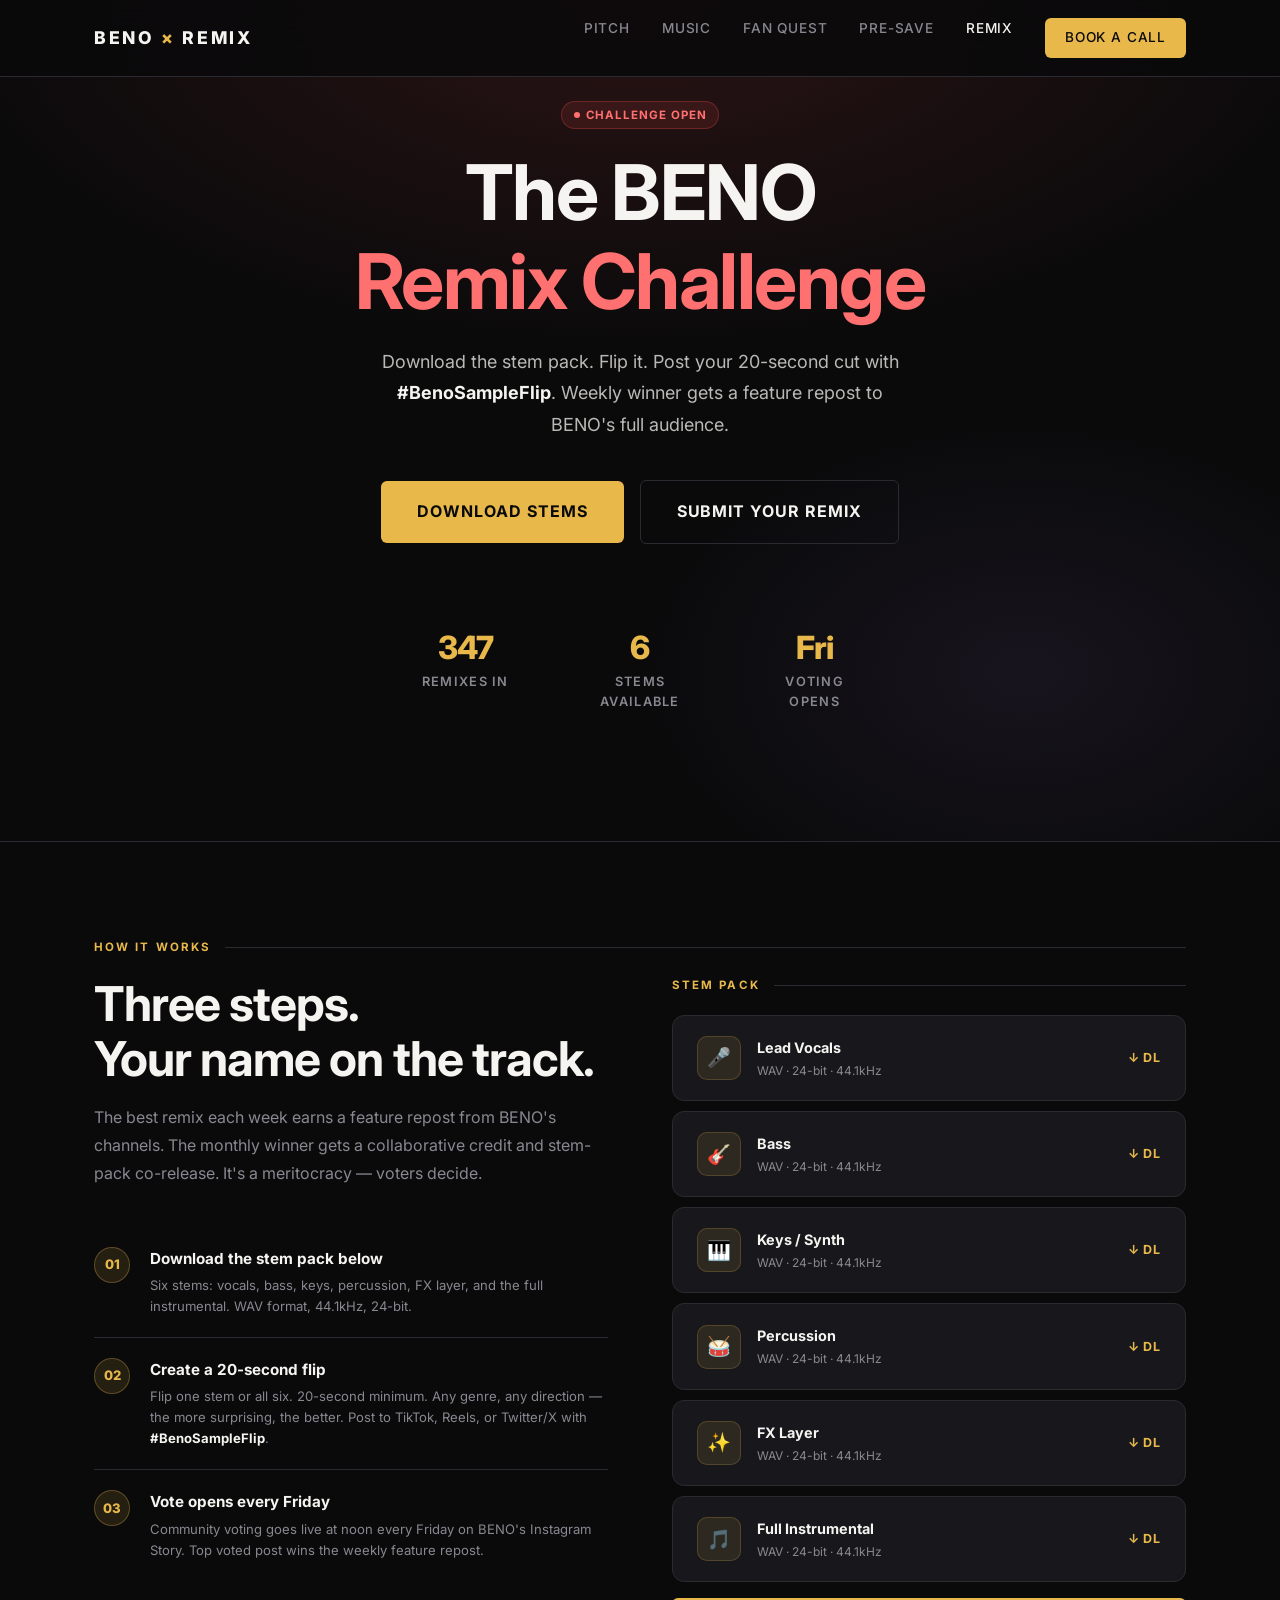
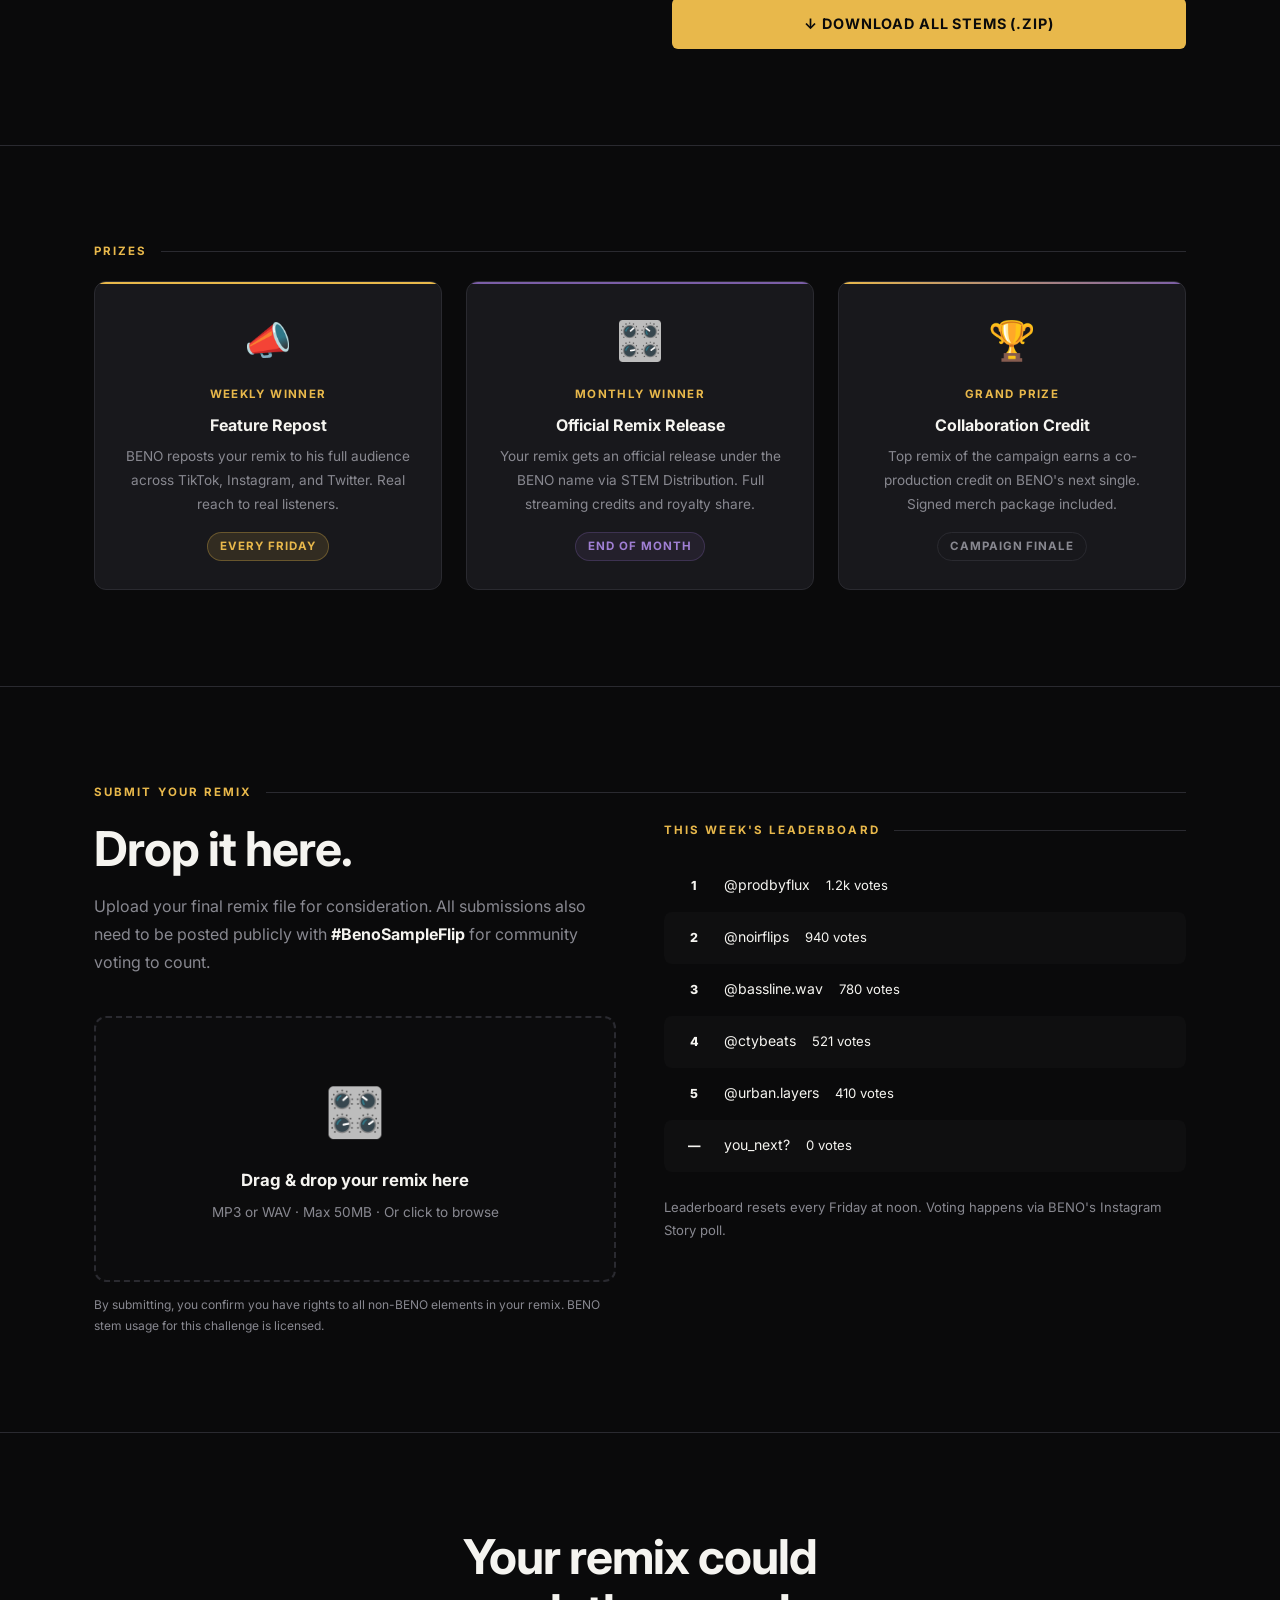
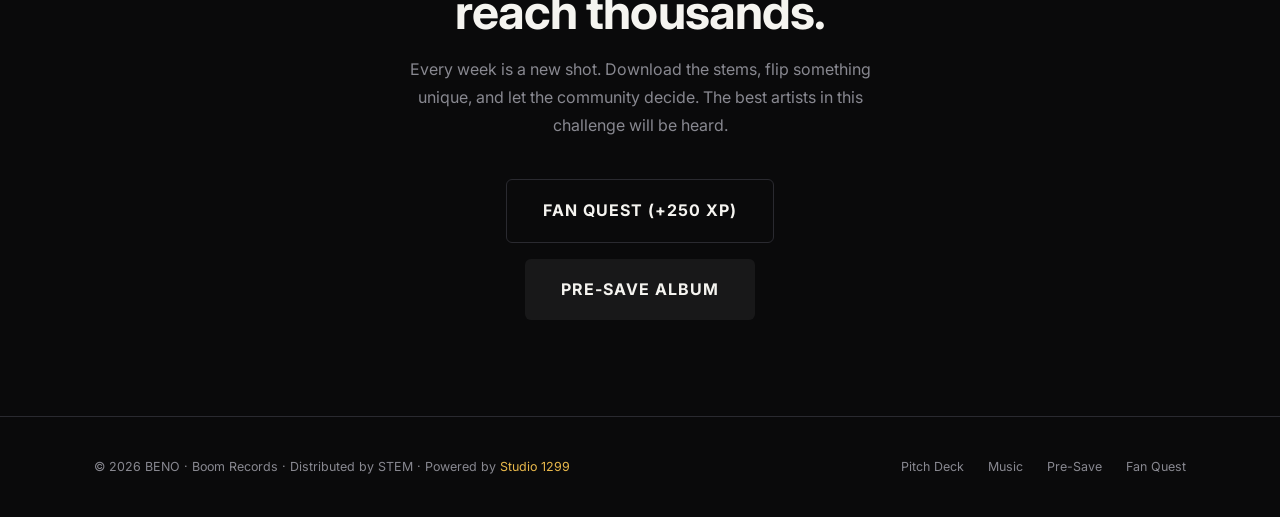
<file: beno/microsites/remix/index.html>
<!DOCTYPE html>
<html lang="en">
<head>
  <meta charset="UTF-8" />
  <meta name="viewport" content="width=device-width, initial-scale=1.0" />
  <title>BENO — Remix Challenge | Submit Your Flip</title>
  <meta name="description" content="Download BENO's stem pack, post your 20-second flip with #BenoSampleFlip. Weekly winner gets a feature repost." />
  <meta name="robots" content="noindex" />
  <link rel="preconnect" href="https://fonts.googleapis.com" />
  <link rel="preconnect" href="https://fonts.gstatic.com" crossorigin />
  <link href="https://fonts.googleapis.com/css2?family=Inter:wght@400;500;600;700;800;900&display=swap" rel="stylesheet" />
  <link rel="stylesheet" href="../../assets/beno.css" />
  <style>
    .remix-hero {
      min-height: 80vh;
      display: flex;
      align-items: center;
      padding-top: 100px;
      position: relative;
      overflow: hidden;
    }
    .remix-hero::before {
      content: '';
      position: absolute;
      inset: 0;
      background: radial-gradient(ellipse 80% 60% at 50% 0%, rgba(232,75,75,0.15) 0%, transparent 70%),
                  radial-gradient(ellipse 50% 50% at 80% 80%, rgba(123,94,167,0.12) 0%, transparent 60%);
      pointer-events: none;
    }
    .stem-card {
      background: var(--card);
      border: 1px solid var(--border);
      border-radius: var(--radius);
      padding: 20px 24px;
      display: flex;
      align-items: center;
      gap: 16px;
      transition: border-color var(--transition), transform var(--transition);
    }
    .stem-card:hover {
      border-color: rgba(232,184,75,0.4);
      transform: translateX(4px);
    }
    .stem-icon {
      width: 44px;
      height: 44px;
      border-radius: 10px;
      background: rgba(232,184,75,0.1);
      border: 1px solid rgba(232,184,75,0.2);
      display: flex;
      align-items: center;
      justify-content: center;
      font-size: 1.2rem;
      flex-shrink: 0;
    }
    .stem-name { font-size: 0.9rem; font-weight: 700; color: var(--white); }
    .stem-meta { font-size: 0.75rem; color: var(--gray); margin-top: 2px; }
    .stem-dl {
      margin-left: auto;
      font-size: 0.78rem;
      font-weight: 700;
      color: var(--gold);
      letter-spacing: 0.06em;
    }
    .dropzone {
      border: 2px dashed var(--border);
      border-radius: var(--radius);
      padding: 56px 24px;
      text-align: center;
      transition: all var(--transition);
      cursor: pointer;
      background: rgba(255,255,255,0.01);
    }
    .dropzone:hover, .dropzone.active {
      border-color: var(--gold);
      background: rgba(232,184,75,0.04);
    }
    .dropzone-icon { font-size: 3rem; margin-bottom: 16px; }
    .dropzone-title { font-size: 1.05rem; font-weight: 700; color: var(--white); margin-bottom: 8px; }
    .dropzone-sub { font-size: 0.85rem; color: var(--gray); }
    .rule-step {
      display: flex;
      gap: 20px;
      padding: 20px 0;
      border-bottom: 1px solid var(--border);
      align-items: flex-start;
    }
    .rule-step:last-child { border-bottom: none; }
    .rule-num {
      width: 36px;
      height: 36px;
      border-radius: 50%;
      background: rgba(232,184,75,0.12);
      border: 1.5px solid rgba(232,184,75,0.3);
      color: var(--gold);
      font-size: 0.82rem;
      font-weight: 800;
      display: flex;
      align-items: center;
      justify-content: center;
      flex-shrink: 0;
    }
    .rule-title { font-size: 0.95rem; font-weight: 700; color: var(--white); margin-bottom: 4px; }
    .rule-desc { font-size: 0.82rem; color: var(--gray); }
    .prize-card {
      background: var(--card);
      border: 1px solid var(--border);
      border-radius: var(--radius);
      padding: 28px 24px;
      text-align: center;
      position: relative;
      overflow: hidden;
      transition: border-color var(--transition), transform var(--transition);
    }
    .prize-card:hover {
      transform: translateY(-4px);
      border-color: rgba(232,184,75,0.3);
    }
    .prize-card::before {
      content: '';
      position: absolute;
      top: 0; left: 0; right: 0;
      height: 2px;
    }
    .prize-card.week::before { background: var(--gold); }
    .prize-card.month::before { background: var(--purple); }
    .prize-card.grand::before { background: linear-gradient(90deg, var(--gold), var(--purple)); }
    .prize-icon { font-size: 2.4rem; margin-bottom: 14px; }
    .prize-title { font-size: 1rem; font-weight: 700; color: var(--white); margin-bottom: 6px; }
    .prize-period { font-size: 0.72rem; font-weight: 700; letter-spacing: 0.12em; text-transform: uppercase; color: var(--gold); margin-bottom: 10px; }
    .remix-lb-row {
      display: flex;
      align-items: center;
      gap: 16px;
      padding: 12px 16px;
      border-radius: 8px;
      transition: background var(--transition);
    }
    .remix-lb-row:nth-child(odd) { background: rgba(255,255,255,0.02); }
    .remix-lb-rank {
      width: 28px; height: 28px; border-radius: 50%;
      display: flex; align-items: center; justify-content: center;
      font-size: 0.78rem; font-weight: 800; flex-shrink: 0;
    }
    @media (max-width: 640px) {
      .stem-card { flex-wrap: wrap; }
    }
  </style>
</head>
<body>

<!-- NAV -->
<nav class="nav">
  <div class="container nav-inner">
    <a href="../../index.html" class="nav-logo">BENO <span>×</span> Remix</a>
    <div class="nav-links" id="nav-links">
      <a href="../../index.html">Pitch</a>
      <a href="../../live/index.html">Music</a>
      <a href="../quest/index.html">Fan Quest</a>
      <a href="../presave/index.html">Pre-Save</a>
      <a href="index.html" class="active">Remix</a>
      <a href="mailto:hello@studio1299.com" class="nav-cta">Book a Call</a>
    </div>
    <button id="nav-toggle" style="display:none;background:none;border:1px solid var(--border);color:var(--white);padding:8px 12px;border-radius:var(--radius-sm);cursor:pointer;font-size:0.85rem">Menu</button>
  </div>
</nav>

<!-- HERO -->
<section class="remix-hero section">
  <div class="container text-center" style="position:relative;z-index:2">
    <span class="tag tag-live" style="margin-bottom:20px">Challenge Open</span>
    <h1 class="hero-title" style="margin-bottom:20px">
      The BENO<br><span style="color:#ff7070">Remix Challenge</span>
    </h1>
    <p class="lead" style="max-width:520px;margin:0 auto 40px;color:rgba(245,244,240,0.75)">
      Download the stem pack. Flip it. Post your 20-second cut with <strong style="color:var(--white)">#BenoSampleFlip</strong>. Weekly winner gets a feature repost to BENO's full audience.
    </p>
    <div class="flex-center gap-16 fade-in" style="flex-wrap:wrap">
      <a href="#stems" class="btn btn-primary btn-lg">Download Stems</a>
      <a href="#submit" class="btn btn-outline btn-lg">Submit Your Remix</a>
    </div>

    <!-- Stats row -->
    <div class="grid-3 fade-in" style="max-width:500px;margin:56px auto 0">
      <div class="stat-card">
        <div class="stat-number" style="font-size:2rem">347</div>
        <div class="stat-label">Remixes In</div>
      </div>
      <div class="stat-card">
        <div class="stat-number" style="font-size:2rem">6</div>
        <div class="stat-label">Stems Available</div>
      </div>
      <div class="stat-card">
        <div class="stat-number" style="font-size:2rem">Fri</div>
        <div class="stat-label">Voting Opens</div>
      </div>
    </div>
  </div>
</section>

<hr class="divider" />

<!-- HOW IT WORKS -->
<section class="section" id="rules">
  <div class="container">
    <div class="section-label">How It Works</div>
    <div class="grid-2" style="gap:64px;align-items:start">
      <div>
        <h2>Three steps.<br>Your name on the track.</h2>
        <p class="mt-16">The best remix each week earns a feature repost from BENO's channels. The monthly winner gets a collaborative credit and stem-pack co-release. It's a meritocracy — voters decide.</p>
        <div class="mt-40 fade-in">
          <div class="rule-step">
            <div class="rule-num">01</div>
            <div>
              <div class="rule-title">Download the stem pack below</div>
              <div class="rule-desc">Six stems: vocals, bass, keys, percussion, FX layer, and the full instrumental. WAV format, 44.1kHz, 24-bit.</div>
            </div>
          </div>
          <div class="rule-step">
            <div class="rule-num">02</div>
            <div>
              <div class="rule-title">Create a 20-second flip</div>
              <div class="rule-desc">Flip one stem or all six. 20-second minimum. Any genre, any direction — the more surprising, the better. Post to TikTok, Reels, or Twitter/X with <strong style="color:var(--white)">#BenoSampleFlip</strong>.</div>
            </div>
          </div>
          <div class="rule-step">
            <div class="rule-num">03</div>
            <div>
              <div class="rule-title">Vote opens every Friday</div>
              <div class="rule-desc">Community voting goes live at noon every Friday on BENO's Instagram Story. Top voted post wins the weekly feature repost.</div>
            </div>
          </div>
        </div>
      </div>
      <div class="fade-in" id="stems">
        <div class="section-label" style="margin-bottom:20px">Stem Pack</div>
        <div class="flex" style="flex-direction:column;gap:10px">
          <div class="stem-card">
            <div class="stem-icon">🎤</div>
            <div>
              <div class="stem-name">Lead Vocals</div>
              <div class="stem-meta">WAV · 24-bit · 44.1kHz</div>
            </div>
            <a href="#" class="stem-dl">↓ DL</a>
          </div>
          <div class="stem-card">
            <div class="stem-icon">🎸</div>
            <div>
              <div class="stem-name">Bass</div>
              <div class="stem-meta">WAV · 24-bit · 44.1kHz</div>
            </div>
            <a href="#" class="stem-dl">↓ DL</a>
          </div>
          <div class="stem-card">
            <div class="stem-icon">🎹</div>
            <div>
              <div class="stem-name">Keys / Synth</div>
              <div class="stem-meta">WAV · 24-bit · 44.1kHz</div>
            </div>
            <a href="#" class="stem-dl">↓ DL</a>
          </div>
          <div class="stem-card">
            <div class="stem-icon">🥁</div>
            <div>
              <div class="stem-name">Percussion</div>
              <div class="stem-meta">WAV · 24-bit · 44.1kHz</div>
            </div>
            <a href="#" class="stem-dl">↓ DL</a>
          </div>
          <div class="stem-card">
            <div class="stem-icon">✨</div>
            <div>
              <div class="stem-name">FX Layer</div>
              <div class="stem-meta">WAV · 24-bit · 44.1kHz</div>
            </div>
            <a href="#" class="stem-dl">↓ DL</a>
          </div>
          <div class="stem-card">
            <div class="stem-icon">🎵</div>
            <div>
              <div class="stem-name">Full Instrumental</div>
              <div class="stem-meta">WAV · 24-bit · 44.1kHz</div>
            </div>
            <a href="#" class="stem-dl">↓ DL</a>
          </div>
        </div>
        <a href="#" class="btn btn-primary" style="width:100%;justify-content:center;margin-top:16px">
          ↓ Download All Stems (.zip)
        </a>
      </div>
    </div>
  </div>
</section>

<hr class="divider" />

<!-- PRIZES -->
<section class="section" id="prizes">
  <div class="container">
    <div class="section-label">Prizes</div>
    <div class="grid-3 fade-in">
      <div class="prize-card week">
        <div class="prize-icon">📣</div>
        <div class="prize-period">Weekly Winner</div>
        <div class="prize-title">Feature Repost</div>
        <p style="font-size:0.85rem">BENO reposts your remix to his full audience across TikTok, Instagram, and Twitter. Real reach to real listeners.</p>
        <div class="mt-16"><span class="tag tag-gold">Every Friday</span></div>
      </div>
      <div class="prize-card month">
        <div class="prize-icon">🎛️</div>
        <div class="prize-period">Monthly Winner</div>
        <div class="prize-title">Official Remix Release</div>
        <p style="font-size:0.85rem">Your remix gets an official release under the BENO name via STEM Distribution. Full streaming credits and royalty share.</p>
        <div class="mt-16"><span class="tag tag-purple">End of Month</span></div>
      </div>
      <div class="prize-card grand">
        <div class="prize-icon">🏆</div>
        <div class="prize-period">Grand Prize</div>
        <div class="prize-title">Collaboration Credit</div>
        <p style="font-size:0.85rem">Top remix of the campaign earns a co-production credit on BENO's next single. Signed merch package included.</p>
        <div class="mt-16"><span class="tag tag-dark">Campaign Finale</span></div>
      </div>
    </div>
  </div>
</section>

<hr class="divider" />

<!-- SUBMIT -->
<section class="section" id="submit">
  <div class="container">
    <div class="section-label">Submit Your Remix</div>
    <div class="grid-2" style="gap:48px;align-items:start">
      <div>
        <h2>Drop it here.</h2>
        <p class="mt-16">Upload your final remix file for consideration. All submissions also need to be posted publicly with <strong style="color:var(--white)">#BenoSampleFlip</strong> for community voting to count.</p>
        <div class="mt-40 fade-in">
          <div id="remix-drop" class="dropzone">
            <div class="dropzone-icon">🎛️</div>
            <div class="dropzone-title">Drag & drop your remix here</div>
            <div class="dropzone-sub">MP3 or WAV · Max 50MB · Or click to browse</div>
          </div>
          <p style="font-size:0.75rem;color:var(--gray);margin-top:12px">By submitting, you confirm you have rights to all non-BENO elements in your remix. BENO stem usage for this challenge is licensed.</p>
        </div>
      </div>
      <div class="fade-in">
        <div class="section-label" style="margin-bottom:20px">This Week's Leaderboard</div>
        <div class="remix-lb-row">
          <div class="remix-lb-rank rank-1">1</div>
          <div class="leaderboard-name" style="font-size:0.88rem">@prodbyflux</div>
          <div class="leaderboard-xp" style="font-size:0.82rem">1.2k votes</div>
        </div>
        <div class="remix-lb-row">
          <div class="remix-lb-rank rank-2">2</div>
          <div class="leaderboard-name" style="font-size:0.88rem">@noirflips</div>
          <div class="leaderboard-xp" style="font-size:0.82rem">940 votes</div>
        </div>
        <div class="remix-lb-row">
          <div class="remix-lb-rank rank-3">3</div>
          <div class="leaderboard-name" style="font-size:0.88rem">@bassline.wav</div>
          <div class="leaderboard-xp" style="font-size:0.82rem">780 votes</div>
        </div>
        <div class="remix-lb-row">
          <div class="remix-lb-rank rank-default">4</div>
          <div class="leaderboard-name" style="font-size:0.88rem">@ctybeats</div>
          <div class="leaderboard-xp" style="font-size:0.82rem">521 votes</div>
        </div>
        <div class="remix-lb-row">
          <div class="remix-lb-rank rank-default">5</div>
          <div class="leaderboard-name" style="font-size:0.88rem">@urban.layers</div>
          <div class="leaderboard-xp" style="font-size:0.82rem">410 votes</div>
        </div>
        <div class="remix-lb-row">
          <div class="remix-lb-rank rank-default">—</div>
          <div class="leaderboard-name" style="font-size:0.88rem">you_next?</div>
          <div class="leaderboard-xp" style="font-size:0.82rem">0 votes</div>
        </div>
        <div class="mt-24">
          <p style="font-size:0.82rem;color:var(--gray)">Leaderboard resets every Friday at noon. Voting happens via BENO's Instagram Story poll.</p>
        </div>
      </div>
    </div>
  </div>
</section>

<hr class="divider" />

<!-- CTA -->
<section class="section">
  <div class="container text-center fade-in" style="max-width:520px;margin:0 auto">
    <h2>Your remix could reach thousands.</h2>
    <p class="mt-16">Every week is a new shot. Download the stems, flip something unique, and let the community decide. The best artists in this challenge will be heard.</p>
    <div class="flex-center gap-16 mt-40" style="flex-wrap:wrap">
      <a href="../quest/index.html" class="btn btn-outline btn-lg">Fan Quest (+250 XP)</a>
      <a href="../presave/index.html" class="btn btn-ghost btn-lg">Pre-Save Album</a>
    </div>
  </div>
</section>

<!-- FOOTER -->
<footer class="footer">
  <div class="container footer-inner">
    <span class="footer-copy">&copy; <span id="year"></span> BENO &middot; Boom Records &middot; Distributed by STEM &middot; Powered by <a href="https://studio1299.com">Studio 1299</a></span>
    <div class="flex gap-24">
      <a href="../../index.html" style="font-size:0.78rem;color:var(--gray)">Pitch Deck</a>
      <a href="../../live/index.html" style="font-size:0.78rem;color:var(--gray)">Music</a>
      <a href="../presave/index.html" style="font-size:0.78rem;color:var(--gray)">Pre-Save</a>
      <a href="../quest/index.html" style="font-size:0.78rem;color:var(--gray)">Fan Quest</a>
    </div>
  </div>
</footer>

<script src="../../assets/beno.js"></script>
<script>const y=document.getElementById('year');if(y)y.textContent=new Date().getFullYear();</script>
</body>
</html>
</file>
<file: beno/assets/beno.css>
/* =========================================================
   BENO — Shared Styles
   Studio 1299 × Boom Records
   ========================================================= */

:root {
  --black:   #0a0a0b;
  --dark:    #111113;
  --card:    #18181c;
  --border:  #2a2a30;
  --gold:    #e8b84b;
  --gold-dim:#a87d2a;
  --purple:  #7b5ea7;
  --purple-light: #a07fd4;
  --white:   #f5f4f0;
  --gray:    #888890;
  --danger:  #e84b4b;
  --font-display: 'Inter', 'Helvetica Neue', Arial, sans-serif;
  --radius:  12px;
  --radius-sm: 6px;
  --transition: 0.25s cubic-bezier(0.4, 0, 0.2, 1);
  --glow-gold: 0 0 40px rgba(232,184,75,0.18);
  --glow-purple: 0 0 40px rgba(123,94,167,0.22);
}

*, *::before, *::after { box-sizing: border-box; margin: 0; padding: 0; }

html { scroll-behavior: smooth; }

body {
  background: var(--black);
  color: var(--white);
  font-family: var(--font-display);
  font-size: 16px;
  line-height: 1.6;
  min-height: 100vh;
  -webkit-font-smoothing: antialiased;
}

/* ── Typography ── */
h1, h2, h3, h4 {
  font-weight: 700;
  letter-spacing: -0.02em;
  line-height: 1.15;
}
h1 { font-size: clamp(2.4rem, 6vw, 5.5rem); }
h2 { font-size: clamp(1.6rem, 4vw, 3rem); }
h3 { font-size: clamp(1.1rem, 2.5vw, 1.6rem); }
h4 { font-size: 1rem; text-transform: uppercase; letter-spacing: 0.12em; color: var(--gold); }

p { color: var(--gray); line-height: 1.75; }
p.lead { color: var(--white); font-size: 1.125rem; }

a { color: var(--gold); text-decoration: none; transition: opacity var(--transition); }
a:hover { opacity: 0.75; }

/* ── Layout ── */
.container { width: 100%; max-width: 1140px; margin: 0 auto; padding: 0 24px; }
.section { padding: 96px 0; }
.section-sm { padding: 56px 0; }
.grid-2 { display: grid; grid-template-columns: repeat(2, 1fr); gap: 28px; }
.grid-3 { display: grid; grid-template-columns: repeat(3, 1fr); gap: 24px; }
.grid-4 { display: grid; grid-template-columns: repeat(4, 1fr); gap: 20px; }
.flex { display: flex; }
.flex-center { display: flex; align-items: center; justify-content: center; }
.flex-between { display: flex; align-items: center; justify-content: space-between; }
.gap-4 { gap: 4px; }
.gap-8 { gap: 8px; }
.gap-16 { gap: 16px; }
.gap-24 { gap: 24px; }
.text-center { text-align: center; }
.mt-8 { margin-top: 8px; }
.mt-16 { margin-top: 16px; }
.mt-24 { margin-top: 24px; }
.mt-40 { margin-top: 40px; }
.mt-64 { margin-top: 64px; }

/* ── Navigation ── */
.nav {
  position: fixed;
  top: 0; left: 0; right: 0;
  z-index: 100;
  padding: 18px 0;
  background: rgba(10,10,11,0.85);
  backdrop-filter: blur(18px);
  -webkit-backdrop-filter: blur(18px);
  border-bottom: 1px solid var(--border);
}
.nav-inner { display: flex; align-items: center; justify-content: space-between; }
.nav-logo {
  font-size: 1.1rem;
  font-weight: 800;
  letter-spacing: 0.15em;
  text-transform: uppercase;
  color: var(--white);
}
.nav-logo span { color: var(--gold); }
.nav-links { display: flex; gap: 32px; }
.nav-links a {
  font-size: 0.85rem;
  font-weight: 500;
  letter-spacing: 0.06em;
  text-transform: uppercase;
  color: var(--gray);
  transition: color var(--transition);
}
.nav-links a:hover, .nav-links a.active { color: var(--white); }
.nav-cta {
  background: var(--gold);
  color: var(--black) !important;
  padding: 9px 20px;
  border-radius: var(--radius-sm);
  font-weight: 700;
  font-size: 0.82rem;
  letter-spacing: 0.08em;
}
.nav-cta:hover { background: #f0c96a !important; opacity: 1 !important; }

/* ── Hero ── */
.hero {
  min-height: 100vh;
  display: flex;
  align-items: center;
  padding-top: 80px;
  position: relative;
  overflow: hidden;
}
.hero::before {
  content: '';
  position: absolute;
  inset: 0;
  background: radial-gradient(ellipse 70% 60% at 60% 40%, rgba(123,94,167,0.15) 0%, transparent 70%),
              radial-gradient(ellipse 50% 50% at 20% 80%, rgba(232,184,75,0.08) 0%, transparent 60%);
  pointer-events: none;
}
.hero-eyebrow {
  display: inline-flex;
  align-items: center;
  gap: 10px;
  font-size: 0.78rem;
  font-weight: 700;
  letter-spacing: 0.18em;
  text-transform: uppercase;
  color: var(--gold);
  margin-bottom: 24px;
}
.hero-eyebrow::before {
  content: '';
  display: block;
  width: 28px;
  height: 2px;
  background: var(--gold);
}
.hero-title { margin-bottom: 24px; }
.hero-title .accent { color: var(--gold); }
.hero-subtitle { max-width: 520px; margin-bottom: 48px; }

/* ── Buttons ── */
.btn {
  display: inline-flex;
  align-items: center;
  gap: 10px;
  padding: 14px 28px;
  border-radius: var(--radius-sm);
  font-size: 0.9rem;
  font-weight: 700;
  letter-spacing: 0.06em;
  text-transform: uppercase;
  transition: all var(--transition);
  cursor: pointer;
  border: none;
}
.btn-primary {
  background: var(--gold);
  color: var(--black);
}
.btn-primary:hover {
  background: #f0c96a;
  color: var(--black);
  transform: translateY(-2px);
  box-shadow: 0 8px 24px rgba(232,184,75,0.3);
}
.btn-outline {
  background: transparent;
  color: var(--white);
  border: 1.5px solid var(--border);
}
.btn-outline:hover {
  border-color: var(--white);
  transform: translateY(-2px);
}
.btn-ghost {
  background: rgba(255,255,255,0.06);
  color: var(--white);
}
.btn-ghost:hover {
  background: rgba(255,255,255,0.12);
  transform: translateY(-2px);
}
.btn-sm { padding: 9px 18px; font-size: 0.78rem; }
.btn-lg { padding: 18px 36px; font-size: 1rem; }

/* ── Cards ── */
.card {
  background: var(--card);
  border: 1px solid var(--border);
  border-radius: var(--radius);
  padding: 28px;
  transition: border-color var(--transition), transform var(--transition);
}
.card:hover {
  border-color: rgba(232,184,75,0.35);
  transform: translateY(-4px);
}
.card-gold { border-color: rgba(232,184,75,0.25); }
.card-purple { border-color: rgba(123,94,167,0.3); }

/* ── Album Art ── */
.album-grid { display: grid; grid-template-columns: repeat(3, 1fr); gap: 20px; }
.album-card {
  position: relative;
  border-radius: var(--radius);
  overflow: hidden;
  aspect-ratio: 1;
  background: var(--card);
  border: 1px solid var(--border);
  transition: transform var(--transition), box-shadow var(--transition);
}
.album-card:hover {
  transform: translateY(-6px) scale(1.01);
  box-shadow: var(--glow-gold);
}
.album-card img {
  width: 100%;
  height: 100%;
  object-fit: cover;
  display: block;
}
.album-card-label {
  position: absolute;
  bottom: 0;
  left: 0;
  right: 0;
  padding: 28px 16px 16px;
  background: linear-gradient(transparent, rgba(0,0,0,0.85));
  font-size: 0.78rem;
  font-weight: 700;
  letter-spacing: 0.1em;
  text-transform: uppercase;
  color: var(--white);
}

/* ── Timeline ── */
.timeline { position: relative; padding-left: 28px; }
.timeline::before {
  content: '';
  position: absolute;
  left: 0; top: 8px; bottom: 8px;
  width: 2px;
  background: linear-gradient(var(--gold), var(--purple), transparent);
}
.timeline-item {
  position: relative;
  padding-bottom: 36px;
}
.timeline-item::before {
  content: '';
  position: absolute;
  left: -35px;
  top: 6px;
  width: 14px;
  height: 14px;
  border-radius: 50%;
  background: var(--gold);
  box-shadow: 0 0 0 4px rgba(232,184,75,0.2);
}
.timeline-item:last-child { padding-bottom: 0; }
.timeline-month {
  font-size: 0.72rem;
  font-weight: 700;
  letter-spacing: 0.15em;
  text-transform: uppercase;
  color: var(--gold);
  margin-bottom: 6px;
}
.timeline-title {
  font-size: 1.05rem;
  font-weight: 700;
  color: var(--white);
  margin-bottom: 6px;
}
.timeline-desc { font-size: 0.88rem; color: var(--gray); }

/* ── Stats / Numbers ── */
.stat-card {
  text-align: center;
  padding: 32px 20px;
}
.stat-number {
  font-size: clamp(2rem, 4vw, 3.5rem);
  font-weight: 800;
  color: var(--gold);
  letter-spacing: -0.03em;
  line-height: 1;
  margin-bottom: 8px;
}
.stat-label {
  font-size: 0.8rem;
  font-weight: 600;
  letter-spacing: 0.1em;
  text-transform: uppercase;
  color: var(--gray);
}

/* ── Tags / Badges ── */
.tag {
  display: inline-flex;
  align-items: center;
  padding: 4px 12px;
  border-radius: 100px;
  font-size: 0.72rem;
  font-weight: 700;
  letter-spacing: 0.08em;
  text-transform: uppercase;
  gap: 6px;
}
.tag-gold { background: rgba(232,184,75,0.12); color: var(--gold); border: 1px solid rgba(232,184,75,0.3); }
.tag-purple { background: rgba(123,94,167,0.12); color: var(--purple-light); border: 1px solid rgba(123,94,167,0.3); }
.tag-dark { background: var(--card); color: var(--gray); border: 1px solid var(--border); }
.tag-live { background: rgba(232,75,75,0.12); color: #ff7070; border: 1px solid rgba(232,75,75,0.3); }
.tag-live::before { content: ''; display:block; width:6px; height:6px; border-radius:50%; background:#ff7070; animation: blink 1.2s infinite; }

@keyframes blink {
  0%, 100% { opacity: 1; }
  50% { opacity: 0.3; }
}

/* ── Divider ── */
.divider {
  border: none;
  border-top: 1px solid var(--border);
  margin: 0;
}

/* ── Section Label ── */
.section-label {
  display: flex;
  align-items: center;
  gap: 14px;
  font-size: 0.72rem;
  font-weight: 700;
  letter-spacing: 0.18em;
  text-transform: uppercase;
  color: var(--gold);
  margin-bottom: 20px;
}
.section-label::after {
  content: '';
  flex: 1;
  height: 1px;
  background: var(--border);
}

/* ── Video embed ── */
.video-wrap {
  position: relative;
  border-radius: var(--radius);
  overflow: hidden;
  background: var(--card);
  border: 1px solid var(--border);
}
.video-wrap video { display: block; width: 100%; }

/* ── Partner logos ── */
.partners-row { display: flex; align-items: center; gap: 40px; flex-wrap: wrap; }
.partner-logo {
  font-size: 0.78rem;
  font-weight: 800;
  letter-spacing: 0.18em;
  text-transform: uppercase;
  color: var(--gray);
  transition: color var(--transition);
}
.partner-logo:hover { color: var(--white); }

/* ── Footer ── */
.footer {
  border-top: 1px solid var(--border);
  padding: 40px 0;
}
.footer-inner {
  display: flex;
  align-items: center;
  justify-content: space-between;
  flex-wrap: wrap;
  gap: 16px;
}
.footer-copy { font-size: 0.78rem; color: var(--gray); }

/* ── Microsite hero variants ── */
.hero-quest { background: radial-gradient(ellipse 80% 60% at 50% 0%, rgba(123,94,167,0.25) 0%, transparent 70%); }
.hero-presave { background: radial-gradient(ellipse 80% 60% at 50% 0%, rgba(232,184,75,0.18) 0%, transparent 70%); }
.hero-remix { background: radial-gradient(ellipse 80% 60% at 50% 0%, rgba(232,75,75,0.15) 0%, transparent 70%); }

/* ── Progress bar ── */
.progress-bar {
  height: 6px;
  background: var(--border);
  border-radius: 100px;
  overflow: hidden;
  margin-top: 8px;
}
.progress-fill {
  height: 100%;
  border-radius: 100px;
  background: linear-gradient(90deg, var(--gold), var(--purple));
}

/* ── Gamified elements ── */
.quest-card {
  background: var(--card);
  border: 1px solid var(--border);
  border-radius: var(--radius);
  padding: 24px;
  position: relative;
  overflow: hidden;
}
.quest-card::before {
  content: '';
  position: absolute;
  top: 0; left: 0; right: 0;
  height: 2px;
  background: linear-gradient(90deg, var(--purple), var(--gold));
}
.quest-number {
  font-size: 3rem;
  font-weight: 800;
  color: rgba(255,255,255,0.06);
  position: absolute;
  top: 12px; right: 16px;
  line-height: 1;
}

/* ── Countdown ── */
.countdown-row { display: flex; gap: 20px; justify-content: center; }
.countdown-block { text-align: center; }
.countdown-val {
  font-size: clamp(2.5rem, 6vw, 4.5rem);
  font-weight: 800;
  color: var(--gold);
  letter-spacing: -0.04em;
  line-height: 1;
}
.countdown-unit {
  font-size: 0.68rem;
  font-weight: 700;
  letter-spacing: 0.15em;
  text-transform: uppercase;
  color: var(--gray);
  margin-top: 4px;
}
.countdown-sep {
  font-size: 2.5rem;
  font-weight: 300;
  color: var(--border);
  line-height: 1.1;
}

/* ── Waveform visual ── */
.waveform {
  display: flex;
  align-items: flex-end;
  gap: 3px;
  height: 40px;
}
.waveform-bar {
  width: 3px;
  background: var(--gold);
  border-radius: 2px;
  animation: wave 1.2s ease-in-out infinite;
}
.waveform-bar:nth-child(2) { animation-delay: 0.1s; }
.waveform-bar:nth-child(3) { animation-delay: 0.2s; }
.waveform-bar:nth-child(4) { animation-delay: 0.35s; }
.waveform-bar:nth-child(5) { animation-delay: 0.15s; }
.waveform-bar:nth-child(6) { animation-delay: 0.25s; }
.waveform-bar:nth-child(7) { animation-delay: 0.05s; }
.waveform-bar:nth-child(8) { animation-delay: 0.3s; }

@keyframes wave {
  0%, 100% { height: 8px; }
  50% { height: 32px; }
}

/* ── Fade-in animation ── */
.fade-in {
  opacity: 0;
  transform: translateY(24px);
  transition: opacity 0.6s ease, transform 0.6s ease;
}
.fade-in.visible {
  opacity: 1;
  transform: none;
}

/* ── Responsive ── */
@media (max-width: 900px) {
  .grid-3, .grid-4 { grid-template-columns: repeat(2, 1fr); }
  .album-grid { grid-template-columns: repeat(2, 1fr); }
  .nav-links { display: none; }
}
@media (max-width: 640px) {
  .grid-2, .grid-3, .grid-4 { grid-template-columns: 1fr; }
  .album-grid { grid-template-columns: 1fr; }
  .section { padding: 64px 0; }
  .hero-subtitle { margin-bottom: 32px; }
  .partners-row { gap: 24px; }
  .countdown-row { gap: 12px; }
}
</file>
